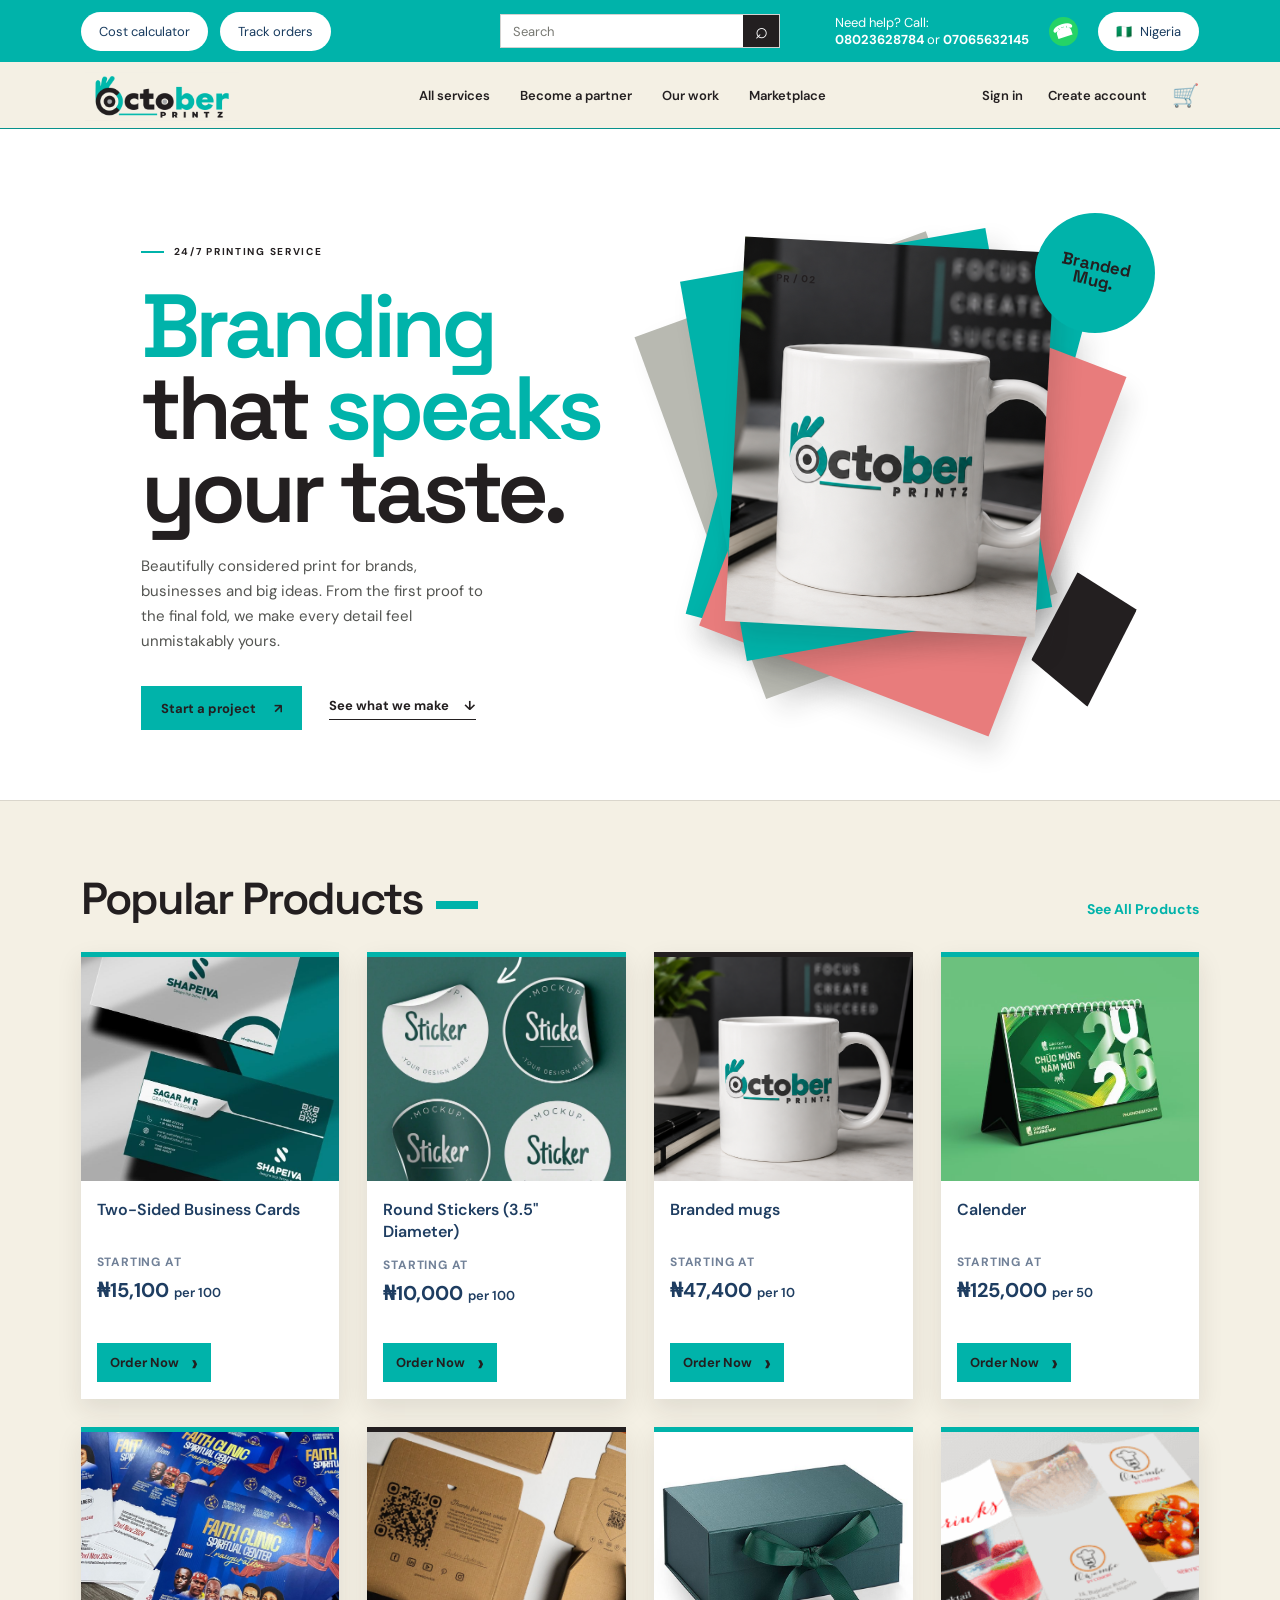
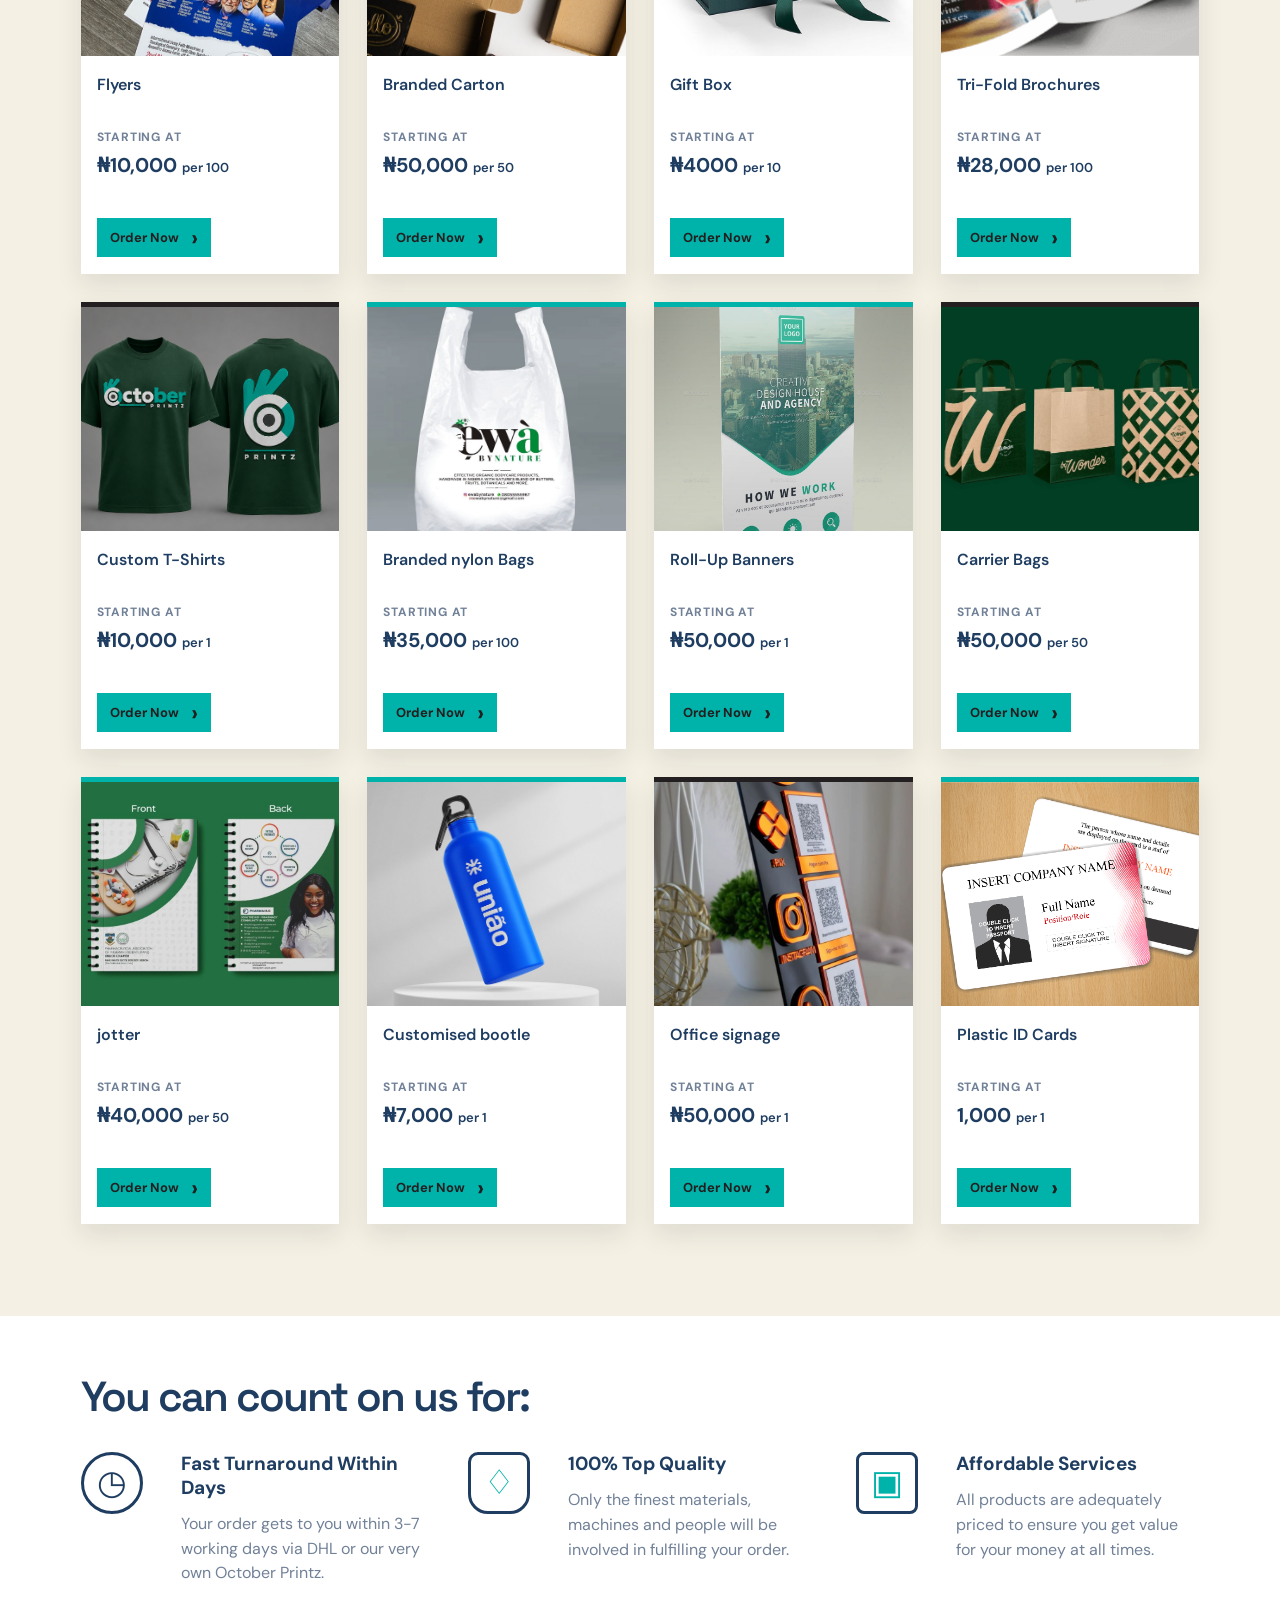
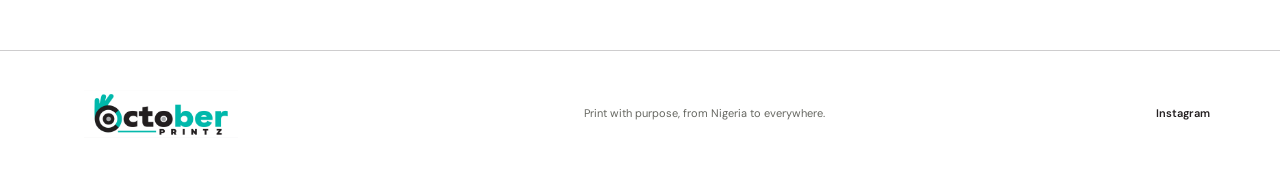
<file: index.html>
<!DOCTYPE html>
<html lang="en">

<head>
    <meta charset="UTF-8">
    <meta name="viewport" content="width=device-width, initial-scale=1.0">
    <link rel="preconnect" href="https://fonts.googleapis.com">
    <link rel="preconnect" href="https://fonts.gstatic.com" crossorigin>
    <link
        href="https://fonts.googleapis.com/css2?family=DM+Sans:wght@400;500;600;700&family=Space+Grotesk:wght@500;600;700&display=swap"
        rel="stylesheet">
    <link rel="stylesheet" href="style.css">
    <style>.utility-nav { gap: 12px; }.utility-nav a { border: 1px solid #d2d2d0; border-radius: 24px; padding: 10px 17px; }</style>
    <style>.site-header,.header-top,.header-bottom { background: #00b3aa; color: #fff; }.site-header a,.header-contact a { color: #fff; }.utility-nav a,.country-pill { border-color: rgba(255,255,255,.7); background: #fff; color: #183b5f; }.header-bottom { background: #f4f0e4; color: #231f20; }.header-bottom a { color: #231f20; }.main-nav a:hover { color: #00b3aa; }.brand { background: transparent; padding: 9px 14px; }</style>
    <title> -  Branding that speaks your taste</title>
</head>

<body>
    <header class="site-header">
        <div class="header-top">
                <nav class="utility-nav" aria-label="Utility navigation"><a href="cost calculator/cost.html">Cost calculator</a><a
                    href="track order/track.html">Track orders</a></nav>
            <form class="site-search" role="search">
                <label class="visually-hidden" for="site-search-input">Search this page</label>
                <input id="site-search-input" type="search" placeholder="Search" autocomplete="off">
                <button type="submit" aria-label="Submit search">⌕</button>
            </form>
            <div class="header-contact"><span>Need help? Call:<br><a href="tel:08023628784">08023628784</a> or <a
                        href="tel:07065632145">07065632145</a></span><a class="whatsapp"
                    href="https://wa.me/2348023628784" aria-label="Chat on WhatsApp"><span
                        aria-hidden="true">☎</span></a><span class="country-pill"><span aria-hidden="true">🇳🇬</span>
                    Nigeria</span></div>
        </div>
        <div class="header-bottom">
            <a class="brand" href="#top" aria-label="October Printz home"><img class="header-logo"
                    src="october_printz_logo_transparent.png" alt="October Printz"></a>
            <nav class="main-nav" aria-label="Main navigation"><a href="products.html">All services</a><a
                    href="#about">Become a partner</a><a href="#work">Our work</a><a href="#quote">Marketplace</a></nav>
                <div class="account-actions"><a class="sign-in" href="#quote">Sign in</a><a href="#quote">Create
                    account</a><a class="cart" href="cart.html" aria-label="Shopping cart">🛒</a></div>

        </div>
    </header>
    <main id="top">
        <section class="hero">
            <div class="hero-copy">
                <p class="eyebrow"><span></span> 24/7 printing Service </p>
                <h1><em>Branding</em> that <em>speaks</em> your taste.</h1>
                <p class="hero-intro">Beautifully considered print for brands, businesses and big ideas. From the first
                    proof to the final fold, we make every detail feel unmistakably yours.</p>
                <div class="hero-actions"><a class="button button-coral" href="project.html">Start a project <span
                            aria-hidden="true">↗</span></a><a class="text-link" href="studio_with_images.html">See what we make
                        <span aria-hidden="true">↓</span></a></div>
            </div>
            <div class="hero-art" aria-label="A stack of colorful printed paper samples">
                <div class="sun-stamp" aria-live="polite"><strong class="circle-message">Branded<br>T Shirt.</strong></div>
                <div class="paper paper-far-back"></div>
                <div class="paper paper-back"></div>
                <div class="paper paper-far-mid"></div>
                <div class="paper paper-mid"></div><button class="paper paper-front" type="button"
                    aria-label="Show another print design" data-design="0"><b>PR / 01</b></button>
                <div class="ink-shape"></div>
            </div>
        </section>
        <section class="products-section" id="work">
            <div class="products-heading">
                <h2>Popular Products</h2>
                <a class="products-link" href="products.html" target="_blank" rel="noopener">See All Products</a>
            </div> 
            <div class="product-grid">
                <article class="product-card"><img src="images/buisness card.jpg" alt="Two-sided business cards"><div class="product-info"><h3>Two-Sided Business Cards</h3><p class="starting">Starting at</p><strong>₦15,100 <small>per 100</small></strong><a href="#quote">Order Now <span>›</span></a></div></article>
                <article class="product-card"><img src="sticke.jpg"><div class="product-info"><h3>Round Stickers (3.5&quot; Diameter)</h3><p class="starting">Starting at</p><strong>₦10,000 <small>per 100</small></strong><a href="#quote">Order Now <span>›</span></a></div></article>
                <article class="product-card"><img src="c66749a1-6100-46e8-b5e4-2307f6904f64.png" alt="Printed ceramic mug"><div class="product-info"><h3>Branded mugs</h3><p class="starting">Starting at</p><strong>₦47,400 <small>per 10</small></strong><a href="#quote">Order Now <span>›</span></a></div></article>
                <article class="product-card"><img src="can.jpg" alt="Printed postcards"><div class="product-info"><h3>Calender</h3><p class="starting">Starting at</p><strong>₦125,000 <small>per 50</small></strong><a href="#quote">Order Now <span>›</span></a></div></article>
                <article class="product-card"><img src="im3.jpg" alt="Printed flyers"><div class="product-info"><h3>Flyers</h3><p class="starting">Starting at</p><strong>₦10,000 <small>per 100</small></strong><a href="#quote">Order Now <span>›</span></a></div></article>
                <article class="product-card"><img src="im4.jpg" alt="Custom packaging box"><div class="product-info"><h3>Branded Carton</h3><p class="starting">Starting at</p><strong>₦50,000 <small>per 50</small></strong><a href="#quote">Order Now <span>›</span></a></div></article>
                <article class="product-card"><img src="girt.jpg" alt="Printed branded material"><div class="product-info"><h3>Gift Box</h3><p class="starting">Starting at</p><strong>₦4000 <small>per 10</small></strong><a href="#quote">Order Now <span>›</span></a></div></article>
                <article class="product-card"><img src="images/trifold-brochure-printing.png" alt="Tri-fold brochures"><div class="product-info"><h3>Tri-Fold Brochures</h3><p class="starting">Starting at</p><strong>₦28,000 <small>per 100</small></strong><a href="#quote">Order Now <span>›</span></a></div></article>
                <article class="product-card"><img src="images/tshirt.png" alt="Printed t-shirt"><div class="product-info"><h3>Custom T-Shirts</h3><p class="starting">Starting at</p><strong>₦10,000 <small>per 1</small></strong><a href="#quote">Order Now <span>›</span></a></div></article>
                <article class="product-card"><img src="im7.jpg" alt="Branded paper bags"><div class="product-info"><h3>Branded nylon Bags</h3><p class="starting">Starting at</p><strong>₦35,000 <small>per 100</small></strong><a href="#quote">Order Now <span>›</span></a></div></article>
                <article class="product-card"><img src="im6.jpg" alt="Large roll-up banner"><div class="product-info"><h3>Roll-Up Banners</h3><p class="starting">Starting at</p><strong>₦50,000 <small>per 1</small></strong><a href="#quote">Order Now <span>›</span></a></div></article>
                <article class="product-card"><img src="im5.jpg" alt="Branded shopping bag"><div class="product-info"><h3>Carrier Bags</h3><p class="starting">Starting at</p><strong>₦50,000 <small>per 50</small></strong><a href="#quote">Order Now <span>›</span></a></div></article>
                <article class="product-card"><img src="book.jpg" alt="jotter"><div class="product-info"><h3>jotter</h3><p class="starting">Starting at</p><strong>₦40,000 <small>per 50</small></strong><a href="#quote">Order Now <span>›</span></a></div></article>
                <article class="product-card"><img src="bootle.jpg" alt="Custom bootle"><div class="product-info"><h3>Customised bootle</h3><p class="starting">Starting at</p><strong>₦7,000 <small>per 1</small></strong><a href="#quote">Order Now <span>›</span></a></div></article>
                <article class="product-card"><img src="baord.jpg" alt="Sign board"><div class="product-info"><h3>Office signage</h3><p class="starting">Starting at</p><strong>₦50,000 <small>per 1</small></strong><a href="#quote">Order Now <span>›</span></a></div></article>
                <article class="product-card"><img src="images/buisness card.png" alt="Plastic ID cards"><div class="product-info"><h3>Plastic ID Cards</h3><p class="starting">Starting at</p><strong>1,000 <small>per 1</small></strong><a href="#quote">Order Now <span>›</span></a></div></article>
            </div>
        </section>
        <section class="trust-section" id="quote">
            <div class="trust-inner">
                <h2>You can count on us for:</h2>
                <div class="trust-grid">
                    <article class="trust-item">
                        <span class="trust-icon" aria-hidden="true">◷</span>
                        <div><h3>Fast Turnaround Within Days</h3><p>Your order gets to you within 3-7 working days via DHL or our very own October Printz.</p></div>
                    </article>
                    <article class="trust-item">
                        <span class="trust-icon" aria-hidden="true">♢</span>
                        <div><h3>100% Top Quality</h3><p>Only the finest materials, machines and people will be involved in fulfilling your order.</p></div>
                    </article>
                    <article class="trust-item">
                        <span class="trust-icon" aria-hidden="true">▣</span>
                        <div><h3>Affordable Services</h3><p>All products are adequately priced to ensure you get value for your money at all times.</p></div>
                    </article>
                </div>
            </div>
        </section>
    </main>
    <footer class="site-footer"><a class="brand" href="#top" aria-label="October Printz home"><img class="footer-logo"
                src="october_printz_logo_transparent.png" alt="October Printz"></a>
        <p>Print with purpose, from Nigeria to everywhere.</p>
        <div class="socials"><a href="https://www.instagram.com/octoberprintz?stkn=anRocDFudTVvczE5">Instagram</a></div>
    </footer>
    <script>
        const searchForm = document.querySelector('.site-search');
        const searchInput = document.querySelector('#site-search-input');
        const searchableContent = document.querySelectorAll('main h1, main h2, main h3, main p, main a, main strong, main small, main img, footer p, footer a');

        searchForm.addEventListener('submit', (event) => {
            event.preventDefault();
            searchableContent.forEach((element) => element.classList.remove('search-highlight'));
            const query = searchInput.value.trim().toLowerCase();
            if (!query) return;

            const matches = [...searchableContent].filter((element) => {
                const text = `${element.textContent} ${element.alt || ''}`.toLowerCase();
                return text.includes(query);
            });
            matches.forEach((element) => element.classList.add('search-highlight'));
            if (matches.length) {
                matches[0].scrollIntoView({ behavior: 'smooth', block: 'center' });
            }
        });

        const paperDesigns = [
            { message: 'Branded <br> T Shirt.', number: 'PR / 01', image: "url('98ef828a-61c5-49f1-88d8-92e7bb5e4996.png')" },
            { message: 'Branded <br> Mug.', number: 'PR / 02', image: "url('c66749a1-6100-46e8-b5e4-2307f6904f64.png')" },
            { message: 'Branded <br> Throw Pillow.', number: 'PR / 03', image: "url('c6422756-b7ad-48ca-b2c5-bcf03a3d27ab.png')" },
            { message: 'Corporate<br>Folder.', number: 'PR / 04', image: "url('booki.jpg')" },
            { message: 'Annual Report<br>Publishing.', number: 'PR / 05', image: "url('pub.jpg')" }
        ];
        const paperFront = document.querySelector('.paper-front');
        const circleMessage = document.querySelector('.circle-message');
        const paperNumber = paperFront.querySelector('b');

        const showDesign = (designIndex) => {
            const design = paperDesigns[designIndex];
            paperFront.dataset.design = designIndex;
            paperFront.style.backgroundImage = design.image;
            circleMessage.innerHTML = design.message;
            paperNumber.textContent = design.number;
        };

        showDesign(Number(paperFront.dataset.design));

        paperFront.addEventListener('click', () => {
            const nextDesign = (Number(paperFront.dataset.design) + 1) % paperDesigns.length;
            showDesign(nextDesign);
        });

        let rotationTimer;
        const startRotation = () => {
            clearInterval(rotationTimer);
            rotationTimer = setInterval(() => {
                const nextDesign = (Number(paperFront.dataset.design) + 1) % paperDesigns.length;
                showDesign(nextDesign);
            }, 2000);
        };
        paperFront.addEventListener('mouseenter', () => clearInterval(rotationTimer));
        paperFront.addEventListener('mouseleave', startRotation);
        paperFront.addEventListener('focus', () => clearInterval(rotationTimer));
        paperFront.addEventListener('blur', startRotation);
        startRotation();

        document.querySelectorAll('.product-card').forEach((card) => {
            const orderLink = card.querySelector('.product-info > a');
            const image = card.querySelector('img');
            const name = card.querySelector('h3');
            const price = card.querySelector('strong');
            if (!orderLink || !image || !name || !price) return;
            const nameValue = name.textContent.trim();
            const imageValue = image.getAttribute('src') || '';
            const priceValue = price.textContent.replace(/[^0-9]/g, '');
            orderLink.href = `product.html?product=${encodeURIComponent(nameValue)}&name=${encodeURIComponent(nameValue)}&image=${encodeURIComponent(imageValue)}&price=${encodeURIComponent(priceValue)}`;
        });
    </script>
</body>

</html>
</file>
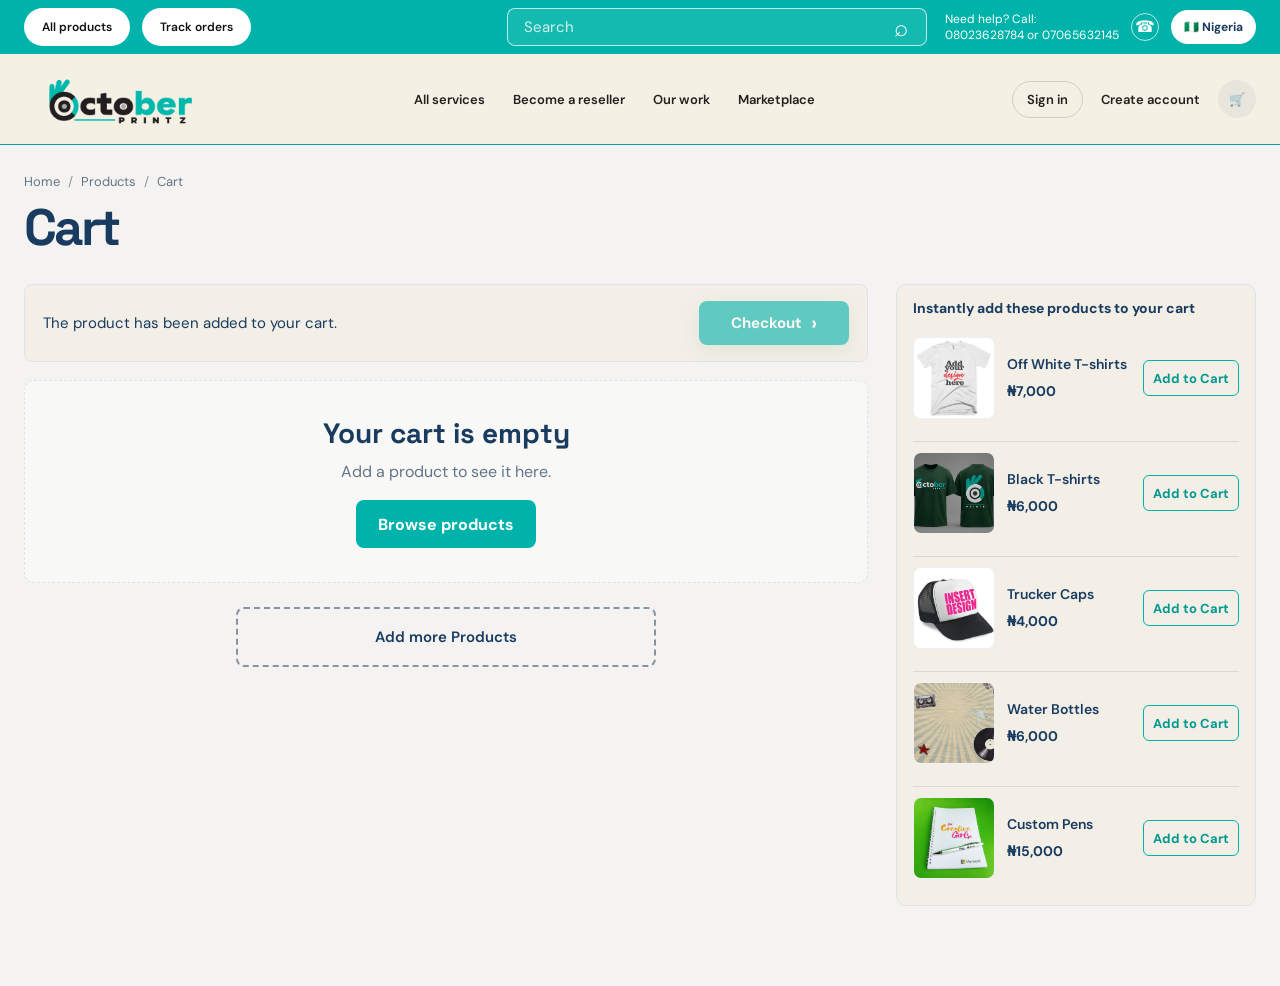
<file: cart.html>
<!DOCTYPE html>
<html lang="en">
<head>
    <meta charset="UTF-8">
    <meta name="viewport" content="width=device-width, initial-scale=1.0">
    <link rel="preconnect" href="https://fonts.googleapis.com">
    <link rel="preconnect" href="https://fonts.gstatic.com" crossorigin>
    <link href="https://fonts.googleapis.com/css2?family=DM+Sans:wght@400;500;600;700&family=Space+Grotesk:wght@500;600;700&display=swap" rel="stylesheet">
    <link rel="stylesheet" href="cart.css">
    <title>Your Cart - October Printz</title>
</head>
<body>
    <header class="site-header">
        <div class="header-top">
            <nav class="utility-nav" aria-label="Utility navigation">
                <a href="products.html">All products</a>
                <a href="track order/track.html">Track orders</a>
            </nav>
            <form class="site-search" role="search">
                <label class="visually-hidden" for="site-search-input">Search this page</label>
                <input id="site-search-input" type="search" placeholder="Search" autocomplete="off">
                <button type="submit" aria-label="Submit search">⌕</button>
            </form>
            <div class="header-contact">
                <span>Need help? Call:<br><a href="tel:08023628784">08023628784</a> or <a href="tel:07065632145">07065632145</a></span>
                <a class="whatsapp" href="https://wa.me/2348023628784" aria-label="Chat on WhatsApp"><span aria-hidden="true">☎</span></a>
                <span class="country-pill"><span aria-hidden="true">🇳🇬</span> Nigeria</span>
            </div>
        </div>
        <div class="header-bottom">
            <a class="brand" href="index.html" aria-label="October Printz home"><img class="header-logo" src="october_printz_logo_transparent.png" alt="October Printz"></a>
            <nav class="main-nav" aria-label="Main navigation">
                <a href="products.html">All services</a>
                <a href="project.html">Become a reseller</a>
                <a href="index.html#work">Our work</a>
                <a href="index.html#quote">Marketplace</a>
            </nav>
            <div class="account-actions">
                <a class="sign-in" href="index.html#quote">Sign in</a>
                <a href="index.html#quote">Create account</a>
                <a class="cart" href="cart.html" aria-label="Shopping cart">🛒</a>
            </div>
        </div>
    </header>

    <main class="cart-page">
        <div class="breadcrumbs"><a href="index.html">Home</a><span>/</span><a href="products.html">Products</a><span>/</span> Cart</div>
        <h1>Cart</h1>

        <div class="cart-shell">
            <section class="cart-main">
                <div class="cart-banner">
                    <p id="cartBannerText">The product has been added to your cart.</p>
                    <a href="payment.html" class="checkout-btn">Checkout <span>›</span></a>
                </div>

                <div id="cartItems" class="cart-items"></div>
                <button type="button" class="add-more-btn" onclick="window.location.href='products.html'">Add more Products</button>
            </section>

            <aside class="suggested-panel">
                <div class="suggested-header">Instantly add these products to your cart</div>
                <div id="suggestions" class="suggestions"></div>
            </aside>
        </div>
    </main>

    <script>
        const cartKey = 'octoberPrintzCart';
        const cartItems = document.querySelector('#cartItems');
        const suggestions = document.querySelector('#suggestions');

        const suggestedProducts = [
            { name: 'Off White T-shirts', image: 'images/White-tshirt.png', price: 7000 },
            { name: 'Black T-shirts', image: 'images/tshirt.png', price: 6000 },
            { name: 'Trucker Caps', image: 'coperate/trucker.png', price: 4000 },
            { name: 'Water Bottles', image: 'images/download.png', price: 6000 },
            { name: 'Custom Pens', image: 'coperate/pen.jpg', price: 15000 }
        ];

        const readCart = () => {
            try {
                return JSON.parse(localStorage.getItem(cartKey) || '[]');
            } catch (error) {
                return [];
            }
        };

        const saveCart = (items) => localStorage.setItem(cartKey, JSON.stringify(items));
        const formatMoney = (value) => `₦${Number(value).toLocaleString('en-NG')}`;

        function addItemToCart(item) {
            const cart = readCart();
            const existing = cart.find((entry) => entry.name === item.name);
            if (existing) {
                existing.quantity += 1;
            } else {
                cart.push({
                    name: item.name,
                    image: item.image,
                    price: Number(item.price),
                    quantity: 1,
                    unit: item.unit || 'Custom order'
                });
            }
            saveCart(cart);
            renderCart();
        }

        function renderSuggestions() {
            suggestions.innerHTML = suggestedProducts.map((item) => `
                <div class="suggestion-item">
                    <div class="suggestion-thumb"><img src="${item.image}" alt="${item.name}"></div>
                    <div class="suggestion-info">
                        <h3>${item.name}</h3>
                        <span>${formatMoney(item.price)}</span>
                    </div>
                    <button type="button" class="suggestion-button" data-add="${encodeURIComponent(JSON.stringify(item))}">Add to Cart</button>
                </div>
            `).join('');

            document.querySelectorAll('[data-add]').forEach((button) => {
                button.addEventListener('click', () => {
                    const item = JSON.parse(decodeURIComponent(button.dataset.add));
                    addItemToCart(item);
                });
            });
        }

        function renderCart() {
            const items = readCart();

            if (!items.length) {
                cartItems.innerHTML = `
                    <div class="empty-cart">
                        <h2>Your cart is empty</h2>
                        <p>Add a product to see it here.</p>
                        <a href="products.html">Browse products</a>
                    </div>
                `;
            } else {
                cartItems.innerHTML = items.map((item, index) => `
                    <article class="cart-item">
                        <div class="product-thumb"><img src="${item.image || 'images/buisness card.jpg'}" alt="${item.name}"></div>
                        <div class="product-copy">
                            <h2>${item.name}</h2>
                            <div class="quantity-row">
                                <label>Quantity</label>
                                <select data-qty="${index}">
                                    ${[1,2,3,4,5,6,7,8,9,10].map((value) => `<option value="${value}" ${value === Number(item.quantity) ? 'selected' : ''}>${value}</option>`).join('')}
                                </select>
                            </div>
                            <div class="price-row">
                                <span class="price">${formatMoney(item.price * item.quantity)}</span>
                            </div>
                        </div>
                        <div class="cart-actions">
                            <button type="button" class="delete-btn" data-remove="${index}">Delete</button>
                        </div>
                    </article>
                    <div class="product-specs">
                        <h3>Product Specifications</h3>
                        <div class="spec-grid">
                            <div class="spec-row"><span>Design</span><strong>Custom Upload</strong></div>
                            <div class="spec-row"><span>Paper Thickness</span><strong>300gsm Stock</strong></div>
                            <div class="spec-row"><span>Corners</span><strong>Square Corner</strong></div>
                            <div class="spec-row"><span>Shipping</span><strong>Standard</strong></div>
                        </div>
                    </div>
                `).join('');

                document.querySelectorAll('[data-qty]').forEach((select) => {
                    select.addEventListener('change', () => {
                        const updated = readCart();
                        const index = Number(select.dataset.qty);
                        updated[index].quantity = Math.max(1, Number(select.value) || 1);
                        saveCart(updated);
                        renderCart();
                    });
                });

                document.querySelectorAll('[data-remove]').forEach((button) => {
                    button.addEventListener('click', () => {
                        const updated = readCart();
                        updated.splice(Number(button.dataset.remove), 1);
                        saveCart(updated);
                        renderCart();
                    });
                });
            }

            const total = items.reduce((sum, item) => sum + Number(item.price) * Number(item.quantity), 0);
            document.getElementById('cartBannerText').textContent = items.length ? `${items.length} product${items.length > 1 ? 's' : ''} in your cart` : 'The product has been added to your cart.';
            const checkoutButton = document.querySelector('.checkout-btn');
            if (checkoutButton) {
                checkoutButton.style.opacity = items.length ? '1' : '0.6';
                checkoutButton.setAttribute('aria-disabled', items.length ? 'false' : 'true');
            }
        }

        renderSuggestions();
        renderCart();
    </script>
</body>
</html>
</file>
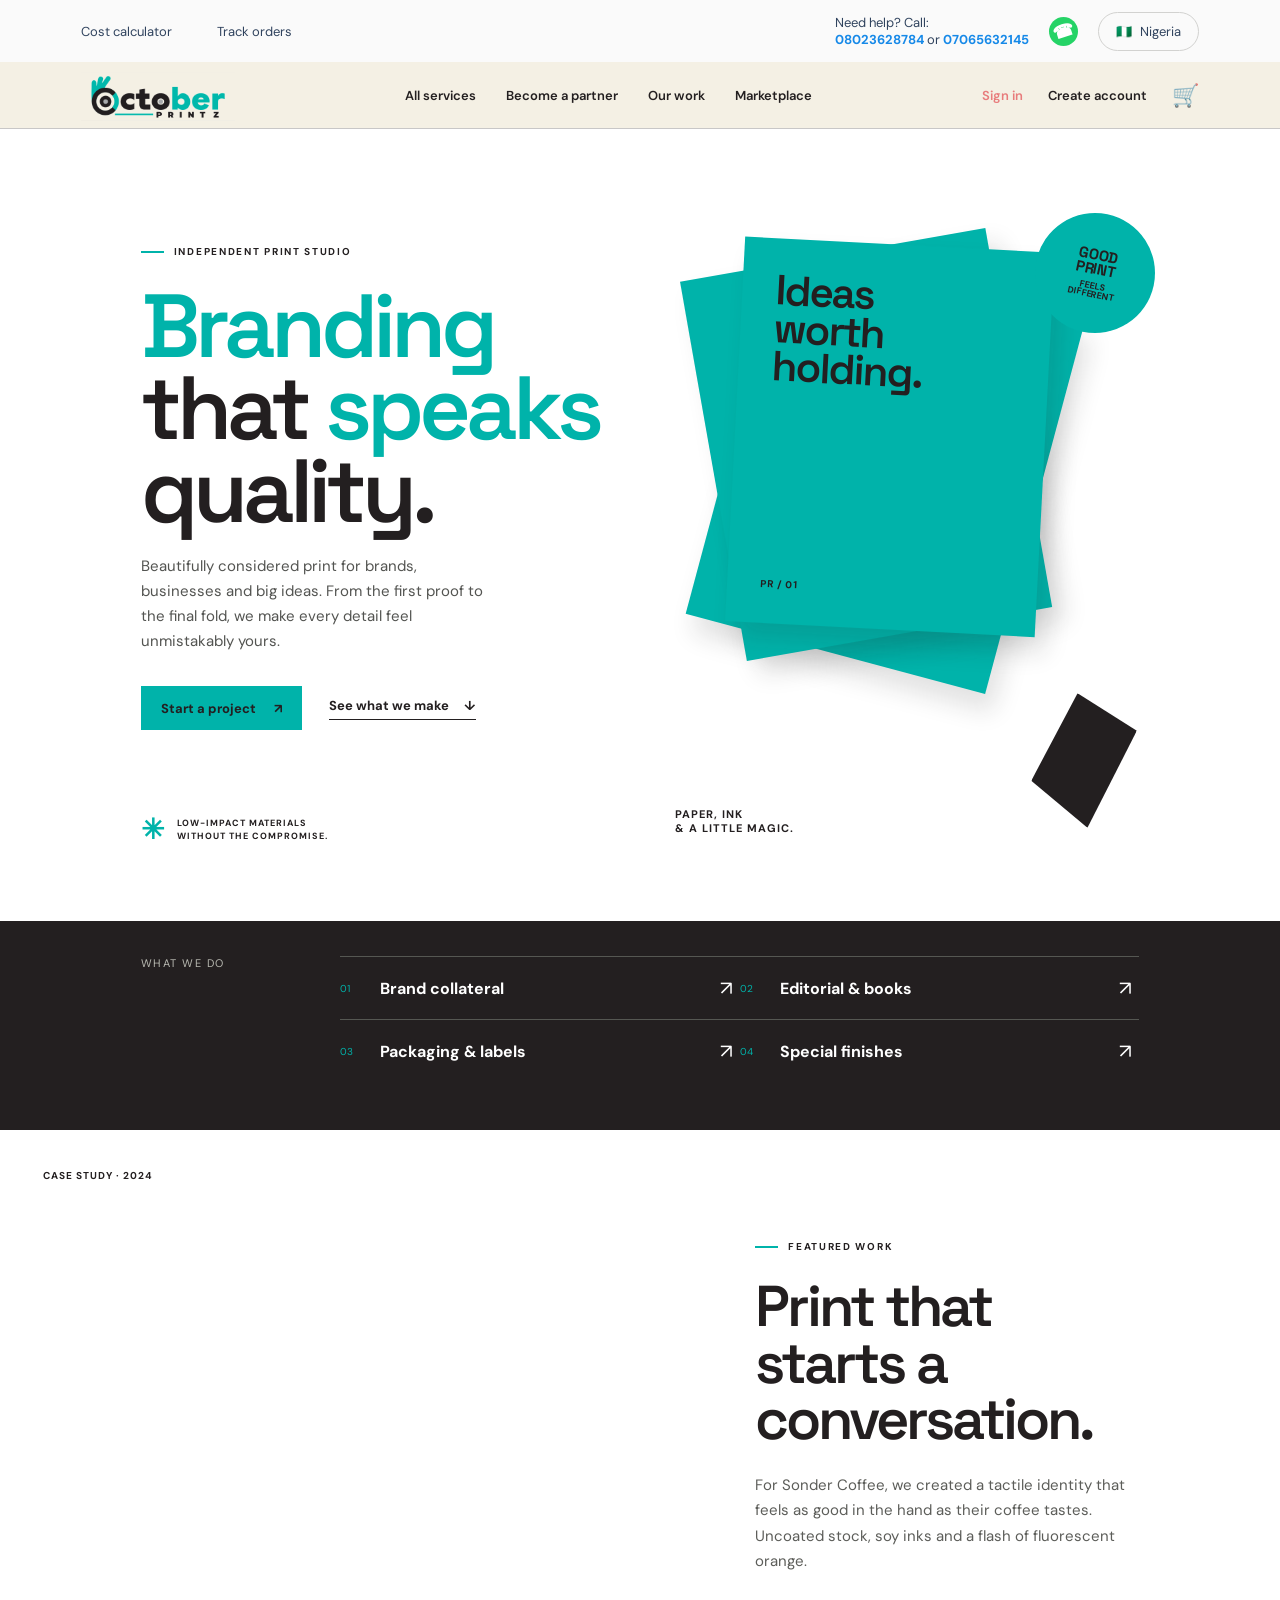
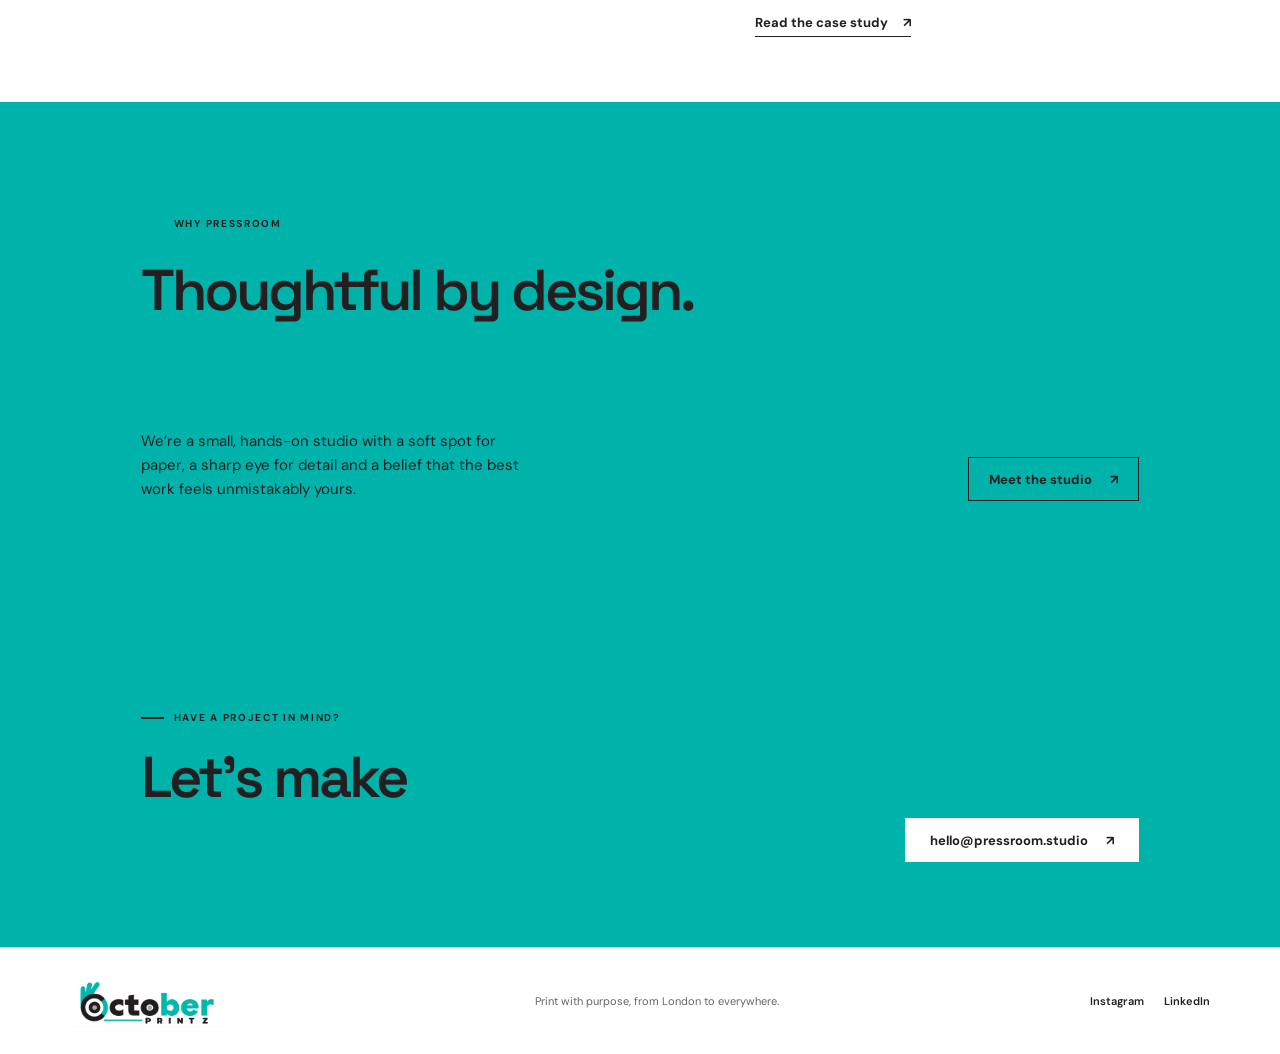
<file: oct.html>
<!DOCTYPE html>
<html lang="en">
<head>
    <meta charset="UTF-8">
    <meta name="viewport" content="width=device-width, initial-scale=1.0">
    <link rel="preconnect" href="https://fonts.googleapis.com">
    <link rel="preconnect" href="https://fonts.gstatic.com" crossorigin>
    <link href="https://fonts.googleapis.com/css2?family=DM+Sans:wght@400;500;600;700&family=Space+Grotesk:wght@500;600;700&display=swap" rel="stylesheet">
    <link rel="stylesheet" href="oct.css">
    <title>October Printz - Branding that speaks quality</title>
</head>
<body>
    <header class="site-header">
        <div class="header-top">
            <nav class="utility-nav" aria-label="Utility navigation"><a href="#quote">Cost calculator</a><a href="#work">Track orders</a></nav>
            <div class="header-contact"><span>Need help? Call:<br><a href="tel:08023628784">08023628784</a> or <a href="tel:07065632145">07065632145</a></span><a class="whatsapp" href="https://wa.me/2348023628784" aria-label="Chat on WhatsApp"><span aria-hidden="true">☎</span></a><span class="country-pill"><span aria-hidden="true">🇳🇬</span> Nigeria</span></div>
        </div>
        <div class="header-bottom">
            <a class="brand" href="#top" aria-label="October Printz home"><img class="header-logo" src="october_printz_logo_transparent.png" alt="October Printz"></a>
            <nav class="main-nav" aria-label="Main navigation"><a href="#services">All services</a><a href="#about">Become a partner</a><a href="#work">Our work</a><a href="#quote">Marketplace</a></nav>
            <div class="account-actions"><a class="sign-in" href="#quote">Sign in</a><a href="#quote">Create account</a><a class="cart" href="#quote" aria-label="Shopping cart">🛒</a></div>
            <button class="menu-button" aria-label="Open menu">☰</button>
        </div>
    </header>
    <main id="top">
        <section class="hero"><div class="hero-copy"><p class="eyebrow"><span></span> Independent print studio</p><h1><em>Branding</em> that <em>speaks</em> quality.</h1><p class="hero-intro">Beautifully considered print for brands, businesses and big ideas. From the first proof to the final fold, we make every detail feel unmistakably yours.</p><div class="hero-actions"><a class="button button-coral" href="#quote">Start a project <span aria-hidden="true">↗</span></a><a class="text-link" href="#work">See what we make <span aria-hidden="true">↓</span></a></div><div class="hero-note"><span class="star">✳</span><span>Low-impact materials<br>without the compromise.</span></div></div><div class="hero-art" aria-label="A stack of colorful printed paper samples"><div class="sun-stamp">GOOD<br>PRINT<br><small>FEELS<br>DIFFERENT</small></div><div class="paper paper-back"></div><div class="paper paper-mid"></div><button class="paper paper-front" type="button" aria-label="Show another print design" data-design="0"><span class="paper-message">Ideas<br>worth<br>holding.</span><b>PR / 01</b></button><div class="ink-shape"></div><p class="art-caption">Paper, ink<br>&amp; a little magic.</p></div></section>
        <section class="service-strip" id="services"><div class="section-label">What we do</div><div class="service-list"><a href="#quote"><span>01</span><strong>Brand collateral</strong><b>↗</b></a><a href="#quote"><span>02</span><strong>Editorial &amp; books</strong><b>↗</b></a><a href="#quote"><span>03</span><strong>Packaging &amp; labels</strong><b>↗</b></a><a href="#quote"><span>04</span><strong>Special finishes</strong><b>↗</b></a></div></section>
        <section class="feature" id="work"><div class="feature-image"><div class="image-tag">Case study · 2024</div></div><div class="feature-copy"><p class="eyebrow"><span></span> Featured work</p><h2>Print that starts a conversation.</h2><p>For Sonder Coffee, we created a tactile identity that feels as good in the hand as their coffee tastes. Uncoated stock, soy inks and a flash of fluorescent orange.</p><a class="text-link" href="#quote">Read the case study <span aria-hidden="true">↗</span></a></div></section>
        <section class="about" id="about"><p class="eyebrow"><span></span> Why Pressroom</p><h2>Thoughtful by design.<br><em>Brilliant by hand.</em></h2><div class="about-bottom"><p>We’re a small, hands-on studio with a soft spot for paper, a sharp eye for detail and a belief that the best work feels unmistakably yours.</p><a class="button button-outline" href="#quote">Meet the studio <span aria-hidden="true">↗</span></a></div></section>
        <section class="quote-section" id="quote"><div><p class="eyebrow light"><span></span> Have a project in mind?</p><h2>Let’s make<br><em>something real.</em></h2></div><a class="button button-paper" href="mailto:hello@pressroom.studio">hello@pressroom.studio <span aria-hidden="true">↗</span></a></section>
    </main>
    <footer class="site-footer"><a class="brand" href="#top" aria-label="October Printz home"><img class="footer-logo" src="october_printz_logo_transparent.png" alt="October Printz"></a><p>Print with purpose, from London to everywhere.</p><div class="socials"><a href="#top">Instagram</a><a href="#top">LinkedIn</a></div></footer>
    <script>
        const paperDesigns = [
            { message: 'T Shirt <br> Mockup.', number: 'PR / 01', image: "url('98ef828a-61c5-49f1-88d8-92e7bb5e4996.png')" },
            { message: 'Cup <br> Mockup.', number: 'PR / 02', image: "url('c66749a1-6100-46e8-b5e4-2307f6904f64.png')" },
            { message: 'Pillow <br> Mockup.', number: 'PR / 03', image: "url('c6422756-b7ad-48ca-b2c5-bcf03a3d27ab.png')" },
            { message: 'Shape<br>your<br>story.', number: 'PR / 04', image: "url('https://images.unsplash.com/photo-1517841905240-472988babdf9?auto=format&fit=crop&w=700&q=85')" },
            { message: 'Made<br>to be<br>seen.', number: 'PR / 05', image: "url('https://images.unsplash.com/photo-1543002588-bfa74002ed7e?auto=format&fit=crop&w=700&q=85')" }
        ];
        const paperFront = document.querySelector('.paper-front');
        const paperMessage = document.querySelector('.paper-message');
        const paperNumber = paperFront.querySelector('b');

        paperFront.addEventListener('click', () => {
            const nextDesign = (Number(paperFront.dataset.design) + 1) % paperDesigns.length;
            const design = paperDesigns[nextDesign];
            paperFront.dataset.design = nextDesign;
            paperFront.style.backgroundImage = design.image;
            paperMessage.innerHTML = design.message;
            paperNumber.textContent = design.number;
        });
    </script>
</body>
</html>
</file>
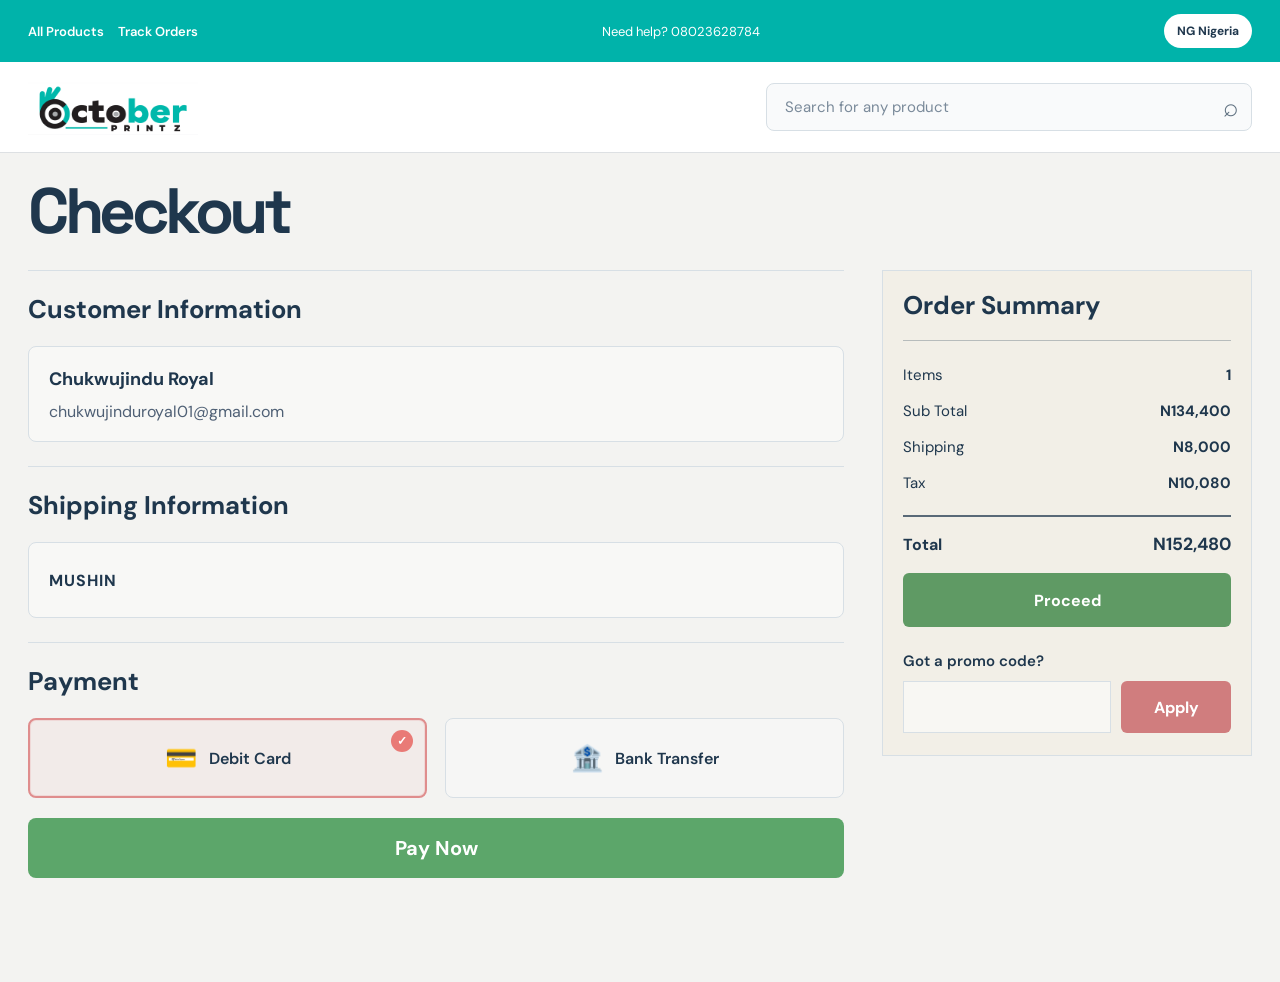
<file: payment.html>
<!DOCTYPE html>
<html lang="en">
<head>
  <meta charset="UTF-8" />
  <meta name="viewport" content="width=device-width, initial-scale=1.0" />
  <link rel="preconnect" href="https://fonts.googleapis.com">
  <link rel="preconnect" href="https://fonts.gstatic.com" crossorigin>
  <link href="https://fonts.googleapis.com/css2?family=DM+Sans:wght@400;500;600;700&family=Space+Grotesk:wght@500;600;700&display=swap" rel="stylesheet">
  <link rel="stylesheet" href="payment.css" />
  <title>Checkout - October Printz</title>
</head>
<body>
  <header class="site-header">
    <div class="utility-bar">
      <nav>
        <a href="products.html">All Products</a>
        <a href="track order/track.html">Track Orders</a>
      </nav>
      <span class="top-help">Need help? <a href="tel:08023628784">08023628784</a></span>
      <span class="country-pill">NG Nigeria</span>
    </div>

    <div class="main-bar">
      <a class="logo" href="index.html" aria-label="October Printz home">
        <img src="october_printz_logo_transparent.png" alt="October Printz" />
      </a>
      <div class="top-search-wrap">
        <input type="search" placeholder="Search for any product" aria-label="Search for any product" />
        <span class="search-icon">⌕</span>
      </div>
    </div>
  </header>

  <main class="checkout-page">
    <h1>Checkout</h1>

    <div class="checkout-layout">
      <section class="checkout-form-panel">
        <div class="section-block">
          <h2>Customer Information</h2>
          <div class="customer-card">
            <div class="customer-name">Chukwujindu Royal</div>
            <div class="customer-email">chukwujinduroyal01@gmail.com</div>
          </div>
        </div>

        <div class="section-block">
          <h2>Shipping Information</h2>

          <div class="shipping-location-box" aria-live="polite">
            <span>MUSHIN</span>
          </div>
        </div>

        <div class="section-block payment-section">
          <h2>Payment</h2>

          <div class="payment-options" role="group" aria-label="Payment method">
            <button type="button" class="payment-option active" data-method="debit" aria-pressed="true">
              <span class="payment-icon">💳</span>
              <span>Debit Card</span>
            </button>
            <button type="button" class="payment-option" data-method="bank" aria-pressed="false">
              <span class="payment-icon">🏦</span>
              <span>Bank Transfer</span>
            </button>
          </div>

          <button type="button" class="pay-now-button">Pay Now</button>
        </div>
      </section>

      <aside class="summary-panel">
        <h3>Order Summary</h3>

        <div class="summary-list">
          <div class="summary-row">
            <span>Items</span>
            <strong>1</strong>
          </div>
          <div class="summary-row">
            <span>Sub Total</span>
            <strong>N134,400</strong>
          </div>
          <div class="summary-row">
            <span>Shipping</span>
            <strong>N8,000</strong>
          </div>
          <div class="summary-row">
            <span>Tax</span>
            <strong>N10,080</strong>
          </div>
        </div>

        <div class="total-row">
          <span>Total</span>
          <strong>N152,480</strong>
        </div>

        <button type="button" class="proceed-button">Proceed</button>

        <div class="promo-block">
          <label for="promoCode">Got a promo code?</label>
          <div class="promo-input-row">
            <input id="promoCode" type="text" />
            <button type="button">Apply</button>
          </div>
        </div>
      </aside>
    </div>
  </main>

  <script>
    const paymentOptions = document.querySelectorAll('.payment-option');
    paymentOptions.forEach((option) => {
      option.addEventListener('click', () => {
        paymentOptions.forEach((item) => {
          const isActive = item === option;
          item.classList.toggle('active', isActive);
          item.setAttribute('aria-pressed', String(isActive));
        });
      });
    });

    const proceedButton = document.querySelector('.proceed-button');
    const paymentSection = document.querySelector('.payment-section');

    if (proceedButton && paymentSection) {
      proceedButton.addEventListener('click', () => {
        paymentSection.scrollIntoView({ behavior: 'smooth', block: 'start' });
        paymentSection.classList.add('visible');
      });
    }
  </script>
</body>
</html>
</file>
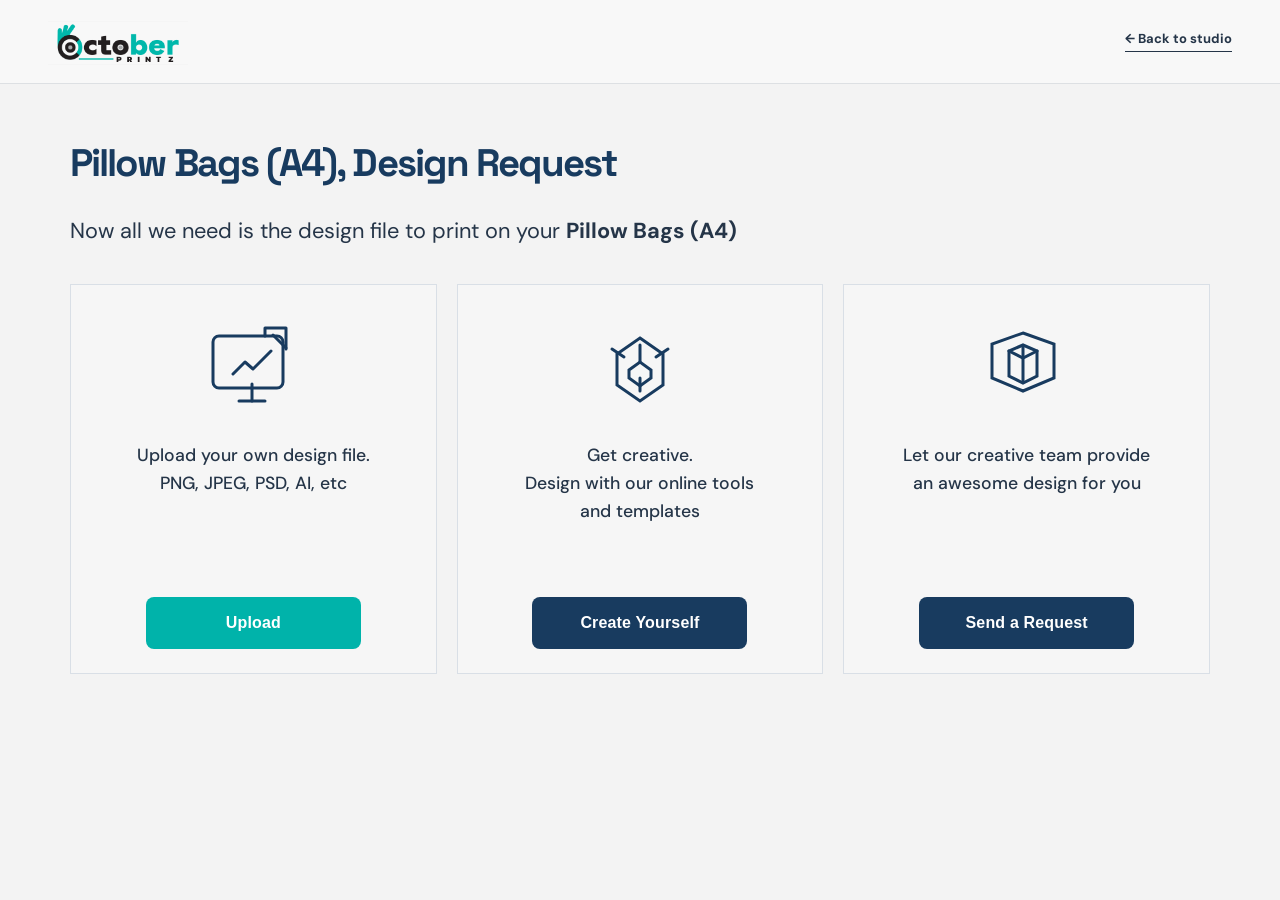
<file: project.html>
<!DOCTYPE html>
<html lang="en">
<head>
  <meta charset="UTF-8" />
  <meta name="viewport" content="width=device-width, initial-scale=1.0" />
  <link rel="preconnect" href="https://fonts.googleapis.com">
  <link rel="preconnect" href="https://fonts.gstatic.com" crossorigin>
  <link href="https://fonts.googleapis.com/css2?family=DM+Sans:wght@400;500;600;700&family=Space+Grotesk:wght@500;600;700&display=swap" rel="stylesheet">
  <title>Design Request - October Printz</title>
  <style>
    :root {
      --bg: #f3f3f3;
      --line: #d9dfe6;
      --text: #253548;
      --muted: #576679;
      --blue: #183b5f;
      --blue-soft: #dfeaf7;
      --button: #183b5f;
      --button-2: #00b3aa;
      --button-text: #ffffff;
    }

    * { box-sizing: border-box; }
    body {
      margin: 0;
      background: var(--bg);
      color: var(--text);
      font-family: 'DM Sans', sans-serif;
    }

    a { text-decoration: none; }

    .project-header {
      display: flex;
      justify-content: space-between;
      align-items: center;
      padding: 18px 48px;
      background: #f8f8f8;
      border-bottom: 1px solid rgba(28, 53, 79, 0.12);
    }

    .brand img {
      width: 140px;
      display: block;
    }

    .back-link {
      color: var(--text);
      font-weight: 700;
      font-size: 13px;
      border-bottom: 1px solid var(--text);
      padding-bottom: 4px;
    }

    .request-page {
      max-width: 1200px;
      margin: 0 auto;
      padding: 36px 30px 80px;
    }

    .request-box {
      padding-top: 18px;
    }

    h1 {
      margin: 0;
      font-family: 'Space Grotesk', sans-serif;
      font-weight: 700;
      font-size: clamp(2.2rem, 3vw, 4rem);
      letter-spacing: -0.05em;
      color: var(--blue);
    }

    .request-subtitle {
      font-size: clamp(1.2rem, 1.7vw, 2.2rem);
      line-height: 1.45;
      margin: 28px 0 38px;
      color: var(--text);
      max-width: 960px;
    }

    .request-subtitle span {
      font-weight: 700;
    }

    .option-grid {
      display: grid;
      grid-template-columns: repeat(3, minmax(0, 1fr));
      gap: 20px;
      margin-top: 12px;
    }

    .option-card {
      background: rgba(255, 255, 255, 0.25);
      border: 1px solid var(--line);
      min-height: 390px;
      padding: 28px 32px 24px;
      display: flex;
      flex-direction: column;
      align-items: center;
      justify-content: center;
      text-align: center;
    }

    .option-icon {
      width: 130px;
      height: 110px;
      display: grid;
      place-items: center;
      margin-bottom: 18px;
      color: var(--blue);
    }

    .option-card h3 {
      margin: 0;
      color: var(--text);
      font-size: 1.1rem;
      line-height: 1.6;
      font-weight: 500;
      max-width: 260px;
    }

    .option-card button,
    .option-card a {
      margin-top: auto;
      width: 100%;
      max-width: 215px;
      border: none;
      border-radius: 8px;
      padding: 17px 20px;
      font-weight: 700;
      letter-spacing: 0.01em;
      cursor: pointer;
      font-size: 1rem;
      transition: transform 0.2s ease;
    }

    .option-card button:hover,
    .option-card a:hover {
      transform: translateY(-2px);
    }

    .option-card.primary button,
    .option-card.primary a {
      background: var(--button-2);
      color: var(--button-text);
    }

    .option-card.secondary button,
    .option-card.secondary a {
      background: var(--button);
      color: var(--button-text);
    }

    .option-card.ghost button,
    .option-card.ghost a {
      background: var(--button);
      color: var(--button-text);
    }

    .upload-modal {
      position: fixed;
      inset: 0;
      background: rgba(16, 25, 30, 0.32);
      display: grid;
      place-items: center;
      padding: 20px;
      z-index: 50;
    }

    .upload-modal.hidden {
      display: none;
    }

    .upload-panel {
      width: min(90vw, 1080px);
      background: #f1f1f1;
      border: 1px solid var(--line);
      padding: 26px 28px 20px;
      box-shadow: 0 24px 60px rgba(18, 26, 33, 0.18);
    }

    .upload-header {
      display: flex;
      align-items: center;
      justify-content: space-between;
      margin-bottom: 12px;
      gap: 18px;
    }

    .upload-header h2 {
      margin: 0;
      font-family: 'Space Grotesk', sans-serif;
      font-size: clamp(1.8rem, 2vw, 3rem);
      letter-spacing: -0.04em;
      color: var(--text);
    }

    .close-upload {
      width: 38px;
      height: 38px;
      border-radius: 50%;
      border: 1px solid rgba(29, 61, 94, 0.35);
      background: #fff;
      font-size: 1.6rem;
      color: var(--text);
      cursor: pointer;
    }

    .upload-dropzone {
      display: flex;
      flex-direction: column;
      align-items: center;
      justify-content: center;
      gap: 18px;
      min-height: 260px;
      padding: 28px;
      border: 2px dashed rgba(29, 61, 94, 0.45);
      background: rgba(255, 255, 255, 0.22);
      cursor: pointer;
      text-align: center;
      color: var(--text);
    }

    .file-icon {
      width: 90px;
      height: 90px;
      display: grid;
      place-items: center;
      color: var(--blue);
    }

    .dropzone-copy {
      display: flex;
      flex-direction: column;
      align-items: center;
      gap: 8px;
      font-size: clamp(1.1rem, 1.5vw, 1.8rem);
      line-height: 1.5;
      color: var(--text);
    }

    .dropzone-copy em {
      font-style: normal;
      color: #00b3aa;
      font-weight: 700;
    }

    .selected-file {
      margin-top: 16px;
      font-size: 1rem;
      color: var(--blue);
      font-weight: 700;
    }

    .selected-file.hidden {
      display: none;
    }

    .upload-confirm {
      margin-top: 18px;
      width: 100%;
      border: none;
      background: #d9a4a3;
      color: #fff;
      font-weight: 700;
      font-size: 1.05rem;
      padding: 16px 20px;
      cursor: pointer;
    }

    @media (max-width: 860px) {
      .option-grid {
        grid-template-columns: 1fr;
      }

      .project-header {
        padding: 18px 20px;
      }

      .request-page {
        padding: 24px 18px 60px;
      }
    }
  </style>
</head>
<body>
  <header class="project-header">
    <a class="brand" href="index.html"><img src="october_printz_logo_transparent.png" alt="October Printz"></a>
    <a class="back-link" href="index.html">← Back to studio</a>
  </header>

  <div class="upload-modal hidden" id="uploadModal" aria-modal="true" role="dialog" aria-labelledby="uploadTitle">
    <div class="upload-panel">
      <div class="upload-header">
        <h2 id="uploadTitle">Upload your design</h2>
        <button type="button" class="close-upload" id="closeUpload" aria-label="Close upload dialog">×</button>
      </div>

      <label class="upload-dropzone" id="uploadDropzone" for="designUpload">
        <input id="designUpload" type="file" accept=".png,.jpg,.jpeg,.pdf,.psd,.ai,.svg,.webp" hidden>
        <div class="file-icon" aria-hidden="true">
          <svg width="72" height="72" viewBox="0 0 72 72" fill="none" xmlns="http://www.w3.org/2000/svg">
            <rect x="15" y="18" width="42" height="34" rx="5" stroke="currentColor" stroke-width="3"/>
            <path d="M27 44L35 36L41 42L51 32" stroke="currentColor" stroke-width="3" stroke-linecap="round" stroke-linejoin="round"/>
            <path d="M46 18V11H57V22" stroke="currentColor" stroke-width="3" stroke-linecap="round" stroke-linejoin="round"/>
            <path d="M51 18L57 24" stroke="currentColor" stroke-width="3" stroke-linecap="round"/>
            <path d="M36 54H52" stroke="currentColor" stroke-width="3" stroke-linecap="round"/>
          </svg>
        </div>
        <div class="dropzone-copy">
          <span>Drag and drop to upload</span>
          <span>or <em>click here</em> to select files from your system</span>
        </div>
      </label>

      <div class="selected-file hidden" id="selectedFileText">No file selected</div>
      <button class="upload-confirm" type="button" id="confirmUploadBtn">Upload</button>
    </div>
  </div>

  <main class="request-page">
    <section class="request-box">
      <h1 id="requestTitle">Pillow Bags (A4), Design Request</h1>
      <p class="request-subtitle">Now all we need is the design file to print on your <span id="productName">Pillow Bags (A4)</span></p>

      <div class="option-grid">
        <div class="option-card primary">
          <div class="option-icon" aria-hidden="true">
            <svg width="120" height="100" viewBox="0 0 120 100" fill="none" xmlns="http://www.w3.org/2000/svg">
              <rect x="20" y="18" width="70" height="52" rx="6" stroke="currentColor" stroke-width="3"/>
              <path d="M40 56L52 44L60 51L78 33" stroke="currentColor" stroke-width="3" stroke-linecap="round" stroke-linejoin="round"/>
              <path d="M72 18V10H93V31" stroke="currentColor" stroke-width="3" stroke-linecap="round" stroke-linejoin="round"/>
              <path d="M80 17L93 30" stroke="currentColor" stroke-width="3" stroke-linecap="round"/>
              <path d="M59 66V83" stroke="currentColor" stroke-width="3" stroke-linecap="round"/>
              <path d="M46 83H72" stroke="currentColor" stroke-width="3" stroke-linecap="round"/>
            </svg>
          </div>
          <h3>Upload your own design file.<br>PNG, JPEG, PSD, AI, etc</h3>
          <input id="designUploadHidden" type="file" hidden>
          <button type="button" id="uploadBtn">Upload</button>
        </div>

        <div class="option-card secondary">
          <div class="option-icon" aria-hidden="true">
            <svg width="120" height="100" viewBox="0 0 120 100" fill="none" xmlns="http://www.w3.org/2000/svg">
              <path d="M60 20L83 36V67L60 83L37 67V36L60 20Z" stroke="currentColor" stroke-width="3"/>
              <path d="M49 52L60 44L71 52V60L60 68L49 60V52Z" stroke="currentColor" stroke-width="3"/>
              <path d="M60 44V27" stroke="currentColor" stroke-width="3" stroke-linecap="round"/>
              <path d="M60 73V60" stroke="currentColor" stroke-width="3" stroke-linecap="round"/>
              <path d="M76 39L88 31" stroke="currentColor" stroke-width="3" stroke-linecap="round"/>
              <path d="M44 39L32 31" stroke="currentColor" stroke-width="3" stroke-linecap="round"/>
            </svg>
          </div>
          <h3>Get creative.<br>Design with our online tools and templates</h3>
          <button type="button">Create Yourself</button>
        </div>

        <div class="option-card ghost">
          <div class="option-icon" aria-hidden="true">
            <svg width="120" height="100" viewBox="0 0 120 100" fill="none" xmlns="http://www.w3.org/2000/svg">
              <path d="M56 15L87 26V60L56 73L25 60V26L56 15Z" stroke="currentColor" stroke-width="3"/>
              <path d="M56 27L70 33V58L56 65L42 58V33L56 27Z" stroke="currentColor" stroke-width="3"/>
              <path d="M56 27V65" stroke="currentColor" stroke-width="3"/>
              <path d="M42 33L56 40L70 33" stroke="currentColor" stroke-width="3" stroke-linecap="round"/>
            </svg>
          </div>
          <h3>Let our creative team provide an awesome design for you</h3>
          <button type="button">Send a Request</button>
        </div>
      </div>
    </section>
  </main>

  <script>
    const params = new URLSearchParams(window.location.search);
    const productName = params.get('product') || params.get('name') || 'Pillow Bags (A4)';
    const productImage = params.get('image') || 'imgae 2222/pillow bag a4.jpg';
    const productPrice = Number(params.get('price')) || 45000;
    const productUnit = params.get('unit') || 'per 50';
    const uploadModal = document.getElementById('uploadModal');
    const uploadInput = document.getElementById('designUpload');
    const uploadBtn = document.getElementById('uploadBtn');
    const closeUpload = document.getElementById('closeUpload');
    const selectedFileText = document.getElementById('selectedFileText');
    const confirmUploadBtn = document.getElementById('confirmUploadBtn');

    document.getElementById('productName').textContent = productName;
    document.getElementById('requestTitle').textContent = `${productName}, Design Request`;
    document.title = `${productName} - Design Request`;

    const openUploadModal = () => uploadModal.classList.remove('hidden');
    const closeUploadModal = () => uploadModal.classList.add('hidden');

    const syncSelectedFile = () => {
      const file = uploadInput.files && uploadInput.files[0];
      if (!file) {
        selectedFileText.textContent = 'No file selected';
        selectedFileText.classList.add('hidden');
        return;
      }
      selectedFileText.textContent = file.name;
      selectedFileText.classList.remove('hidden');
    };

    const addUploadedDesignToCart = () => {
      const file = uploadInput.files && uploadInput.files[0];
      const cartKey = 'octoberPrintzCart';
      const cart = JSON.parse(localStorage.getItem(cartKey) || '[]');
      const existing = cart.find((item) => item.name === productName && item.isUpload);

      const cartItem = {
        name: productName,
        image: productImage,
        price: productPrice,
        unit: productUnit,
        quantity: 1,
        isUpload: true,
        designFile: file ? file.name : 'Custom design upload'
      };

      if (existing) {
        existing.quantity += 1;
        existing.designFile = file ? file.name : existing.designFile;
      } else {
        cart.push(cartItem);
      }

      localStorage.setItem(cartKey, JSON.stringify(cart));
      window.location.href = 'cart.html';
    };

    uploadBtn.addEventListener('click', openUploadModal);
    closeUpload.addEventListener('click', closeUploadModal);
    uploadModal.addEventListener('click', (event) => {
      if (event.target === uploadModal) closeUploadModal();
    });
    uploadInput.addEventListener('change', syncSelectedFile);
    confirmUploadBtn.addEventListener('click', () => {
      if (!uploadInput.files || !uploadInput.files.length) {
        uploadInput.click();
        return;
      }
      addUploadedDesignToCart();
    });
  </script>
</body>
</html>
</file>
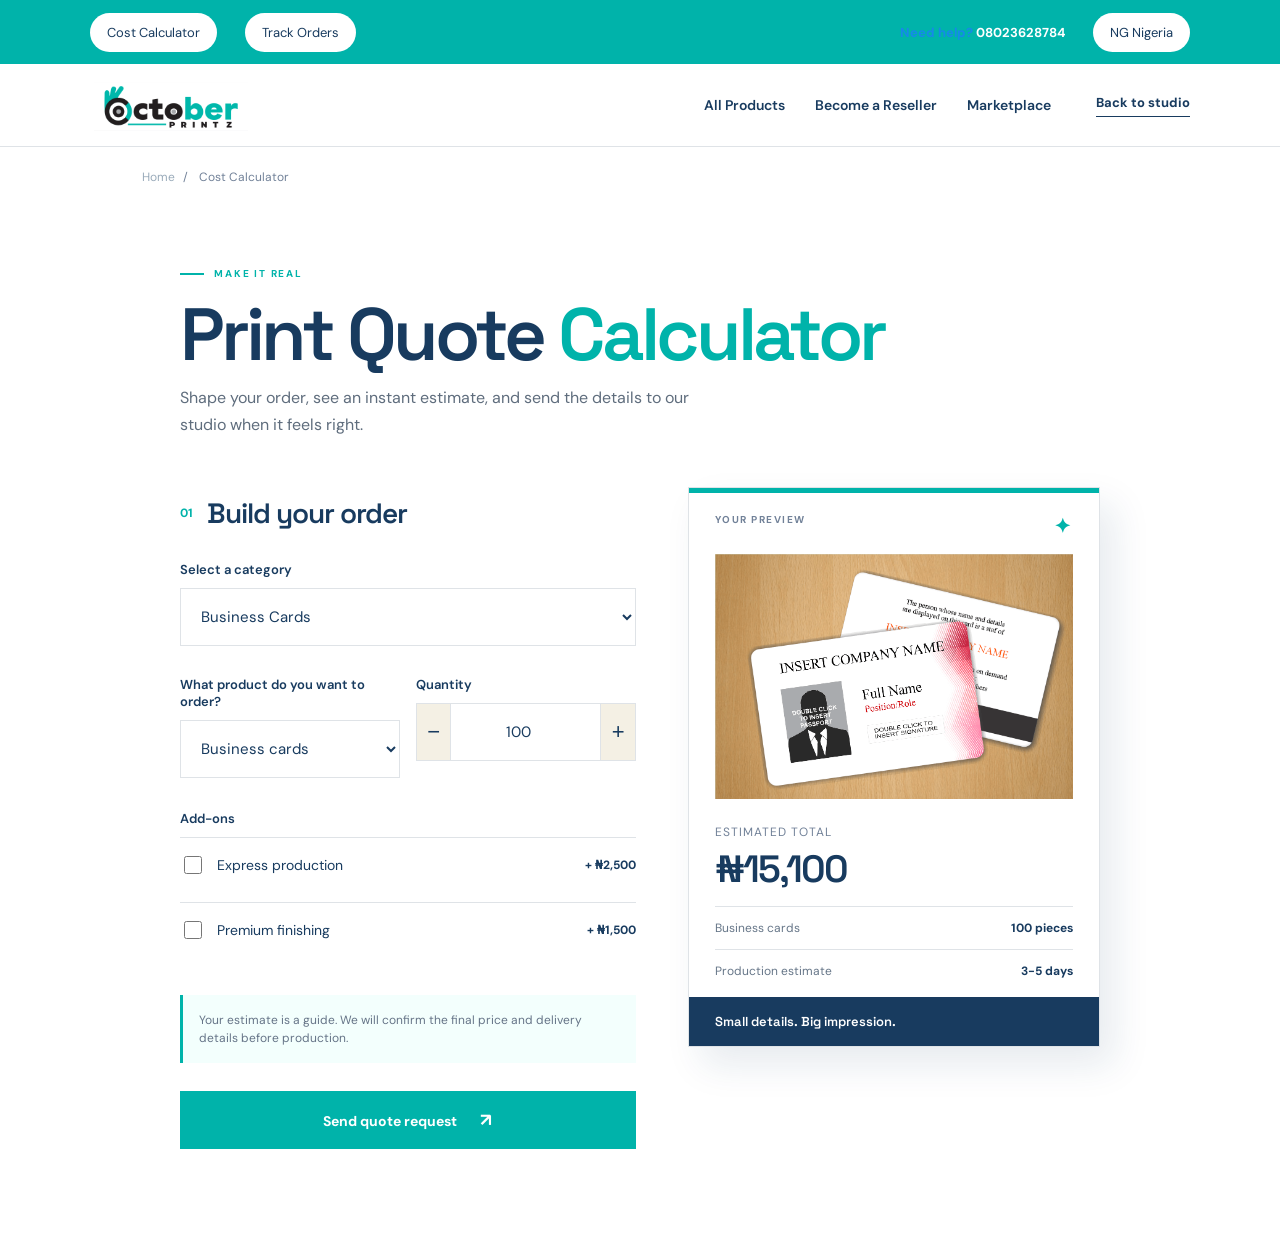
<file: cost calculator/cost.html>
<!DOCTYPE html>
<html lang="en">
<head>
	<meta charset="UTF-8">
	<meta name="viewport" content="width=device-width, initial-scale=1.0">
	<link rel="preconnect" href="https://fonts.googleapis.com">
	<link rel="preconnect" href="https://fonts.gstatic.com" crossorigin>
	<link href="https://fonts.googleapis.com/css2?family=DM+Sans:wght@400;500;600;700&family=Space+Grotesk:wght@500;600;700&display=swap" rel="stylesheet">
	<link rel="stylesheet" href="cost.css">
	<style>.utility-bar > a { border: 1px solid var(--line); border-radius: 30px; padding: 10px 16px; }</style>
	<style>.calculator-header,.utility-bar,.main-bar { background: #00b3aa; color: #fff; }.calculator-header a,.utility-bar a,.main-bar a { color: #fff; }.utility-bar > a,.country { border-color: rgba(255,255,255,.7); background: #fff; color: #183b5f; }.main-bar { background: #fff; color: #183b5f; }.main-bar a { color: #183b5f; }.main-bar nav a:hover { color: #00b3aa; }.logo { background: #fff; padding: 9px 14px; }</style>
	<title>Cost Calculator - October Printz</title>
</head>
<body>
	<header class="calculator-header">
		<div class="utility-bar"><a href="../index.html#quote">Cost Calculator</a><a href="../track order/track.html">Track Orders</a><span>Need help? <a href="tel:08023628784">08023628784</a></span><span class="country">NG Nigeria</span></div>
		<div class="main-bar"><a class="logo" href="../index.html"><img src="../october_printz_logo_transparent.png" alt="October Printz"></a><nav><a href="../index.html#work">All Products</a><a href="../project.html">Become a Reseller</a><a href="../index.html#quote">Marketplace</a></nav><a class="back-link" href="../index.html">Back to studio</a></div>
	</header>
	<main>
		<div class="breadcrumbs"><a href="../index.html">Home</a><span>/</span> Cost Calculator</div>
		<section class="calculator-intro"><p class="kicker"><span></span> Make it real</p><h1>Print Quote <em>Calculator</em></h1><p>Shape your order, see an instant estimate, and send the details to our studio when it feels right.</p></section>
		<section class="calculator-layout">
			<form class="calculator-form" id="quoteForm">
				<div class="form-heading"><span>01</span><h2>Build your order</h2></div>
				<label for="category">Select a category</label><select id="category"><option value="cards">Business Cards</option><option value="letterhead">Letterhead</option><option value="envelopes">Envelopes</option><option value="greeting-cards">Greeting Cards</option><option value="flyers">Flyers &amp; Handbills</option><option value="bags">Bags</option><option value="wedding">Wedding Stationery</option><option value="stickers">Stickers</option><option value="notepads">Notepads and Jotters</option><option value="mugs">Mugs</option><option value="banners">Banners &amp; Large Format</option><option value="posters">Posters</option><option value="folders">Presentation Folders</option><option value="brochures">Brochures</option><option value="id-cards">ID Cards</option><option value="gifts">Corporate Gifts</option></select>
				<div class="form-row"><div><label for="product">What product do you want to order?</label><select id="product"></select></div><div><label for="quantity">Quantity</label><div class="quantity"><button type="button" id="minus" aria-label="Decrease quantity">−</button><input id="quantity" type="number" min="1" value="100"><button type="button" id="plus" aria-label="Increase quantity">+</button></div></div></div>
				<fieldset><legend>Add-ons</legend><label class="check-row"><input type="checkbox" value="2500" data-addon="Express production"><span>Express production</span><b>+ ₦2,500</b></label><label class="check-row"><input type="checkbox" value="1500" data-addon="Premium finishing"><span>Premium finishing</span><b>+ ₦1,500</b></label></fieldset>
				<div class="form-note">Your estimate is a guide. We will confirm the final price and delivery details before production.</div><button class="submit-button" type="submit">Send quote request <span>↗</span></button><p class="sent-message" id="sentMessage"></p>
			</form>
			<aside class="quote-preview"><div class="preview-top"><span>YOUR PREVIEW</span><span class="spark">✦</span></div><div class="preview-image"><canvas id="magicCanvas" aria-hidden="true"></canvas><img id="productImage" src="../images/buisness card.jpg" alt="Business cards preview"></div><div class="preview-details"><p class="preview-label">Estimated total</p><strong id="total">₦15,100</strong><div class="summary"><span id="summaryProduct">Business cards</span><span id="summaryQuantity">100 pieces</span></div><div class="summary"><span>Production estimate</span><span id="summaryTime">3-5 days</span></div></div><div class="preview-foot">Small details. Big impression.</div></aside>
		</section>
	</main>
	<script>
		const products = {
			cards: { image: '../images/buisness card.png', options: [['Business cards', 151]], time: '3-5 days' },
			letterhead: { image: '../images/printed.jpg', options: [['A4 letterhead', 120]], time: '3-5 days' },
			envelopes: { image: '../images/packaging.jpg', options: [['Branded envelopes', 220]], time: '3-5 days' },
			'greeting-cards': { image: '../images/download (1).jpg', options: [['Greeting cards', 250]], time: '3-5 days' },
			flyers: { image: '../images/flyer.jpg', options: [['Flyers & handbills', 185]], time: '3-5 days' },
			bags: { image: '../images/bag branding.jpeg', options: [['Branded paper bags', 700]], time: '5-7 days' },
			wedding: { image: '../images/download (1).jpg', options: [['Wedding invitations', 650]], time: '5-7 days' },
			stickers: { image: '../images/download.jpg', options: [['Label stickers', 170], ['Square Stickers (3.5" X 3.5")', 170], ['Round stickers', 170], ['Bumper Stickers (7" X 3")', 170]], time: '3-5 days' },
			notepads: { image: '../images/printed.jpg', options: [['A6 Notepad', 450], ['A4 Notepad', 850], ['A5 Notepads', 950]], time: '5-7 days' },
			mugs: { image: '../c66749a1-6100-46e8-b5e4-2307f6904f64.png', options: [['Simple mugs', 4740]], time: '5-7 days' },
			banners: { image: '../images/big rollup banner.png', options: [['Roll-up banners', 78000], ['Large format banner', 95000]], time: '5-7 days' },
			posters: { image: '../images/postcard.jpg', options: [['A3 posters', 900]], time: '3-5 days' },
			folders: { image: '../images/trifold-brochure-printing.png', options: [['Presentation folders', 650]], time: '5-7 days' },
			brochures: { image: '../images/trifold-brochure-printing.png', options: [['Tri-fold brochures', 280]], time: '3-5 days' },
			'id-cards': { image: '../images/buisness card.png', options: [['Plastic ID cards', 1200]], time: '5-7 days' },
			gifts: { image: '../images/bag brandnng.png', options: [['Corporate gift packs', 12500]], time: '7-10 days' },
			clothing: { image: '../images/White-tshirt.png', options: [['Off White T-Shirts', 12000]], time: '3-5 days' },
			campaign: { image: '../images/campaign-navy-shirt.svg', options: [['Navy Blue Campaign T-Shirt', 18500], ['Black Campaign T-Shirt', 18500], ['White Campaign T-Shirts', 18500]], time: '3-5 days' }
		};
		const params = new URLSearchParams(window.location.search);
		const category = document.querySelector('#category'); const product = document.querySelector('#product'); const quantity = document.querySelector('#quantity'); const image = document.querySelector('#productImage'); const total = document.querySelector('#total'); const magicCanvas = document.querySelector('#magicCanvas'); const formatMoney = value => `₦${value.toLocaleString('en-NG')}`;
		function drawMagic() { const context = magicCanvas.getContext('2d'); magicCanvas.width = 520; magicCanvas.height = 360; const gradient = context.createLinearGradient(0, 0, 520, 360); gradient.addColorStop(0, '#00b3aa'); gradient.addColorStop(1, '#183b5f'); context.fillStyle = gradient; context.fillRect(0, 0, 520, 360); context.fillStyle = '#f4f0e4'; context.font = '700 34px Space Grotesk'; context.fillText('OCTOBER', 34, 72); context.font = '700 17px DM Sans'; context.fillText('PRINT IT. MAKE IT YOURS.', 36, 104); context.strokeStyle = '#00b3aa'; context.lineWidth = 8; context.beginPath(); context.arc(410, 110, 54, 0, Math.PI * 2); context.stroke(); context.fillStyle = '#fff'; context.font = '700 14px DM Sans'; context.fillText('✦', 401, 116); }
		function updateProducts() { const data = products[category.value]; product.innerHTML = data.options.map(([name]) => `<option>${name}</option>`).join(''); image.src = data.image; image.alt = `${data.options[0][0]} preview`; document.querySelector('#summaryTime').textContent = data.time; updateQuote(); }
		function updateQuote() { const data = products[category.value]; const selected = data.options[product.selectedIndex] || data.options[0]; const count = Math.max(1, Number(quantity.value) || 1); const addons = [...document.querySelectorAll('[data-addon]:checked')].reduce((sum, item) => sum + Number(item.value), 0); total.textContent = formatMoney(selected[1] * count + addons); document.querySelector('#summaryProduct').textContent = selected[0]; document.querySelector('#summaryQuantity').textContent = `${count.toLocaleString()} pieces`; }
		function applyStoredSelection() {
			const selectedCategory = params.get('category');
			const selectedProduct = params.get('product');
			const selectedQty = params.get('quantity');
			if (selectedCategory && products[selectedCategory]) {
				category.value = selectedCategory;
			}
			updateProducts();
			if (selectedProduct) {
				const options = products[category.value].options.map(([name]) => name);
				const matchingIndex = options.findIndex(name => name.toLowerCase() === selectedProduct.toLowerCase());
				if (matchingIndex >= 0) {
					product.selectedIndex = matchingIndex;
				}
			}
			if (selectedQty) {
				const numericQty = Number(selectedQty);
				if (!Number.isNaN(numericQty) && numericQty > 0) {
					quantity.value = numericQty;
				}
			}
			updateQuote();
		}
		category.addEventListener('change', updateProducts); product.addEventListener('change', updateQuote); quantity.addEventListener('input', updateQuote); document.querySelector('#plus').addEventListener('click', () => { quantity.value = Number(quantity.value) + 10; updateQuote(); }); document.querySelector('#minus').addEventListener('click', () => { quantity.value = Math.max(1, Number(quantity.value) - 10); updateQuote(); }); document.querySelectorAll('[data-addon]').forEach(item => item.addEventListener('change', updateQuote)); document.querySelector('#quoteForm').addEventListener('submit', event => { event.preventDefault(); const trackingNumber = `OP-${new Date().getFullYear()}-${Math.random().toString(36).slice(2, 8).toUpperCase()}`; const trackingLink = `../track order/track.html?trackingNumber=${encodeURIComponent(trackingNumber)}&status=production`; const shippingLink = `../track order/track.html?trackingNumber=${encodeURIComponent(trackingNumber)}&status=shipping`; const sentMessage = document.querySelector('#sentMessage'); sentMessage.innerHTML = `Your order has been received. Tracking number: <strong>${trackingNumber}</strong> <a href="${trackingLink}">Track your order</a> <a href="${shippingLink}">On its way</a>`; sentMessage.classList.add('show'); }); drawMagic(); applyStoredSelection();
	</script>
</body>
</html>
</file>
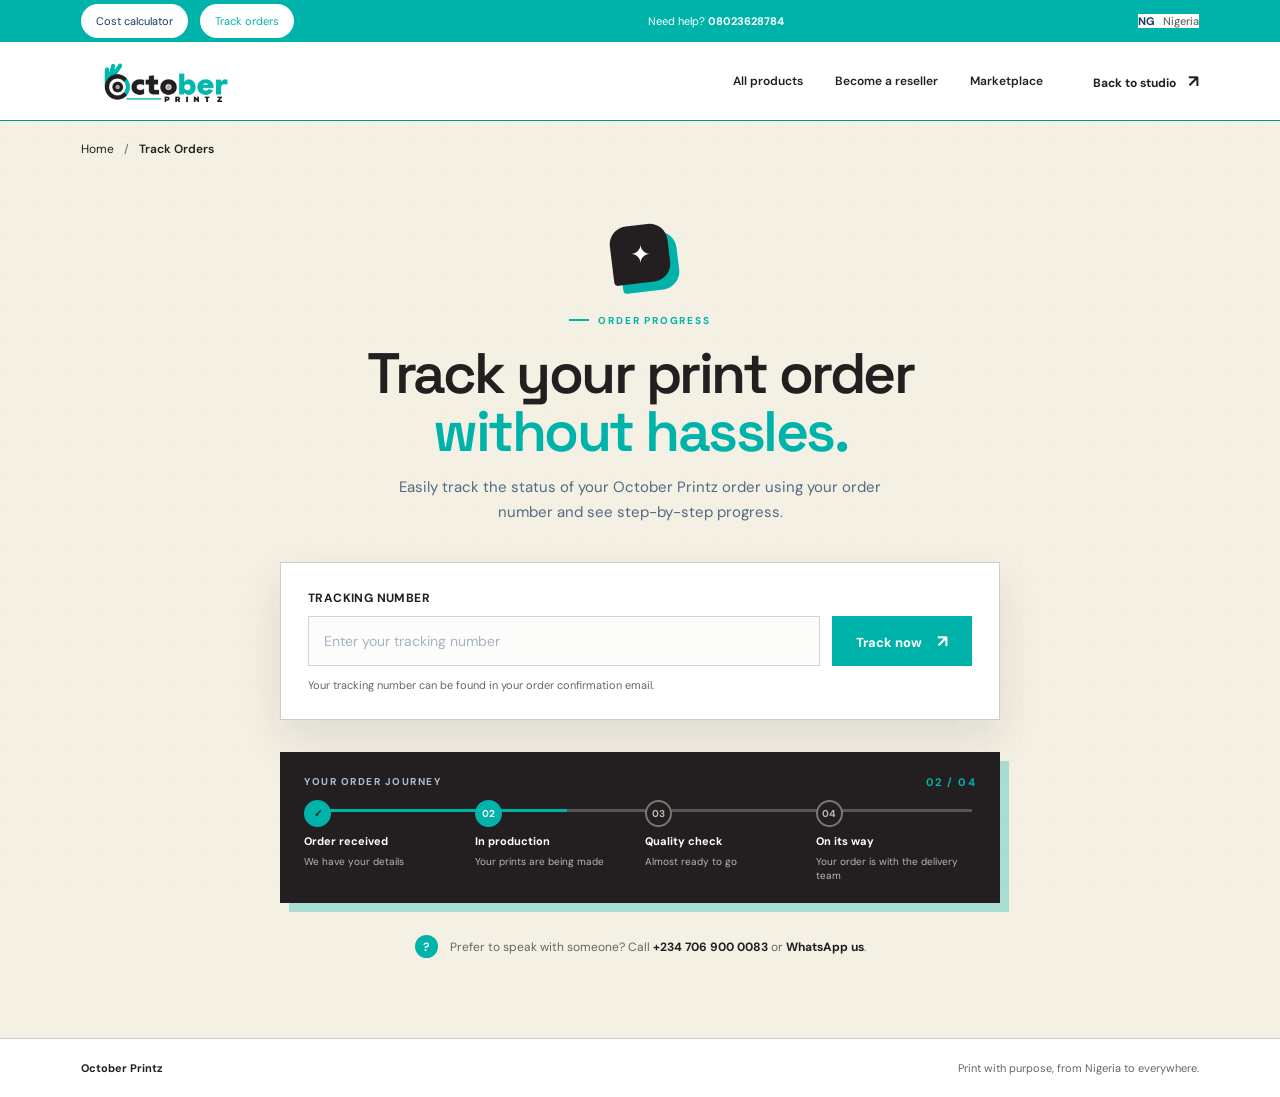
<file: track order/track.html>
<!DOCTYPE html>
<html lang="en">
<head>
	<meta charset="UTF-8">
	<meta name="viewport" content="width=device-width, initial-scale=1.0">
	<link rel="preconnect" href="https://fonts.googleapis.com">
	<link rel="preconnect" href="https://fonts.gstatic.com" crossorigin>
	<link href="https://fonts.googleapis.com/css2?family=DM+Sans:wght@400;500;600;700&family=Space+Grotesk:wght@500;600;700&display=swap" rel="stylesheet">
	<link rel="stylesheet" href="track.css">
	<style>.utility-bar nav { gap: 12px; }.utility-bar nav a { border: 1px solid var(--line); border-radius: 24px; padding: 9px 14px; }</style>
	<style>.site-header,.utility-bar,.main-bar { background: #00b3aa; color: #fff; }.site-header a,.utility-bar a,.main-bar a { color: #fff; }.utility-bar nav a,.country { border-color: rgba(255,255,255,.7); background: #fff; color: #183b5f; }.main-bar { background: #fff; color: #231f20; }.main-bar a { color: #231f20; }.main-nav a:hover,.back-link:hover { color: #00b3aa; }.logo { background: #fff; padding: 9px 14px; }</style>
	<title>Track Your Order - October Printz</title>
</head>
<body>
	<header class="site-header">
		<div class="utility-bar">
			<nav aria-label="Utility navigation"><a href="../cost calculator/cost.html">Cost calculator</a><a class="active" href="track.html">Track orders</a></nav>
			<div class="help-line">Need help? <a href="tel:08023628784">08023628784</a></div>
			<div class="country">NG <span>Nigeria</span></div>
		</div>
		<div class="main-bar">
			<a class="logo" href="../index.html" aria-label="October Printz home"><img src="../october_printz_logo_transparent.png" alt="October Printz"></a>
			<nav class="main-nav" aria-label="Main navigation"><a href="../products.html">All products</a><a href="../project.html">Become a reseller</a><a href="../index.html#quote">Marketplace</a></nav>
			<a class="back-link" href="../index.html">Back to studio <span aria-hidden="true">↗</span></a>
			<button class="menu-button" type="button" aria-label="Open menu">☰</button>
		</div>
	</header>

	<main>
		<div class="breadcrumbs"><a href="../index.html">Home</a><span>/</span><strong>Track Orders</strong></div>
		<section class="tracking-shell">
			<div class="tracking-intro">
				<div class="delivery-mark" aria-hidden="true"><span>✦</span></div>
				<p class="kicker"><span></span> Order progress</p>
				<h1>Track your print order <em>without hassles.</em></h1>
				<p class="intro-copy">Easily track the status of your October Printz order using your order number and see step-by-step progress.</p>
			</div>
			<form class="tracking-form" id="trackingForm">
				<label for="trackingNumber">Tracking number</label>
				<div class="form-row">
					<input id="trackingNumber" name="trackingNumber" type="text" placeholder="Enter your tracking number" autocomplete="off" required>
					<button type="submit">Track now <span aria-hidden="true">↗</span></button>
				</div>
				<p class="form-hint">Your tracking number can be found in your order confirmation email.</p>
				<p class="status-message" id="statusMessage" role="status"></p>
			</form>
			<div class="progress-preview" aria-label="Order progress preview">
				<div class="progress-heading"><span>YOUR ORDER JOURNEY</span><strong id="journeyStep">02 / 04</strong></div>
				<div class="progress-line"><span></span></div>
				<ol class="steps">
					<li data-step="received" class="complete"><span class="step-icon">✓</span><strong>Order received</strong><small>We have your details</small></li>
					<li data-step="production" class="current"><span class="step-icon">02</span><strong>In production</strong><small>Your prints are being made</small></li>
					<li data-step="quality"><span class="step-icon">03</span><strong>Quality check</strong><small>Almost ready to go</small></li>
					<li data-step="shipping"><span class="step-icon">04</span><strong>On its way</strong><small>Your order is with the delivery team</small></li>
				</ol>
			</div>
			<div class="contact-note">
				<span class="note-icon" aria-hidden="true">?</span>
				<p>Prefer to speak with someone? Call <a href="tel:+2347069000083">+234 706 900 0083</a> or <a href="https://wa.me/2347069000083">WhatsApp us</a>.</p>
			</div>
		</section>
	</main>

	<footer><a href="../index.html">October Printz</a><span>Print with purpose, from Nigeria to everywhere.</span></footer>
	<script>
		const form = document.querySelector('#trackingForm');
		const input = document.querySelector('#trackingNumber');
		const statusMessage = document.querySelector('#statusMessage');
		const trackingParams = new URLSearchParams(window.location.search);
		const journeySteps = ['received', 'production', 'quality', 'shipping'];
		const journeyStep = document.querySelector('#journeyStep');
		const progressLine = document.querySelector('.progress-line span');
		const journeyItems = [...document.querySelectorAll('[data-step]')];

		function updateJourney(status) {
			const activeStatus = journeySteps.includes(status) ? status : 'production';
			const activeIndex = journeySteps.indexOf(activeStatus);
			journeyStep.textContent = `${String(activeIndex + 1).padStart(2, '0')} / 04`;
			progressLine.style.width = `${((activeIndex + 1) / journeySteps.length) * 100}%`;
			journeyItems.forEach((item, index) => {
				item.classList.toggle('complete', index < activeIndex);
				item.classList.toggle('current', index === activeIndex);
				if (index < activeIndex) item.querySelector('.step-icon').textContent = '✓';
			});
			statusMessage.textContent = activeStatus === 'shipping'
				? `We found order ${input.value}. It is on its way to you.`
				: `We found order ${input.value}. It is currently in production.`;
			statusMessage.classList.add('show');
		}

		function showTrackingStatus(orderNumber, status) {
			input.value = orderNumber;
			updateJourney(status);
		}

		form.addEventListener('submit', (event) => {
			event.preventDefault();
			const orderNumber = input.value.trim();
			if (!orderNumber) return;
			window.location.href = `track.html?trackingNumber=${encodeURIComponent(orderNumber)}&status=production`;
		});

		const trackedOrder = trackingParams.get('trackingNumber');
		if (trackedOrder) showTrackingStatus(trackedOrder, trackingParams.get('status'));
	</script>
</body>
</html>
</file>
<file: style.css>
:root { --ink: #231f20; --paper: #ffffff; --brand: #00b3aa; --coral: var(--brand); --yellow: var(--brand); --blue: var(--brand); --line: rgba(35,31,32,.22); }

* { box-sizing: border-box; } html { scroll-behavior: smooth; } body { margin: 0; color: var(--ink); background: var(--paper); font-family: 'DM Sans', sans-serif; } a { color: inherit; text-decoration: none; }
.site-header { position: sticky; top: 0; z-index: 10; background: #f7f7f6; border-bottom: 1px solid var(--line); }.header-top, .header-bottom { padding: 0 6.3vw; display: flex; align-items: center; justify-content: space-between; }.header-top { height: 62px; background: #fafafa; font-size: 13px; color: #30435e; }.utility-nav, .main-nav, .header-contact, .account-actions { display: flex; align-items: center; }.utility-nav { gap: 45px; }.header-contact { gap: 20px; }.header-contact a { color: #1689e8; font-weight: 700; }.whatsapp { width: 29px; height: 29px; border-radius: 50%; display: grid; place-items: center; color: var(--paper) !important; background: #25d366; font-size: 17px; line-height: 1; }.whatsapp span { display: block; transform: rotate(-18deg); }.country-pill { border: 1px solid #d2d2d0; border-radius: 24px; padding: 10px 17px; display: flex; align-items: center; gap: 8px; }.header-bottom { height: 66px; background: #f4f0e4; }.brand { font: 700 22px 'Space Grotesk', sans-serif; letter-spacing: -.8px; display: flex; align-items: center; gap: 9px; }.brand-mark { width: 28px; height: 28px; display: inline-grid; place-items: center; color: var(--paper); background: var(--ink); font-size: 17px; }.header-logo { display: block; width: 154px; height: auto; }.main-nav { gap: 30px; margin-left: auto; margin-right: auto; font-size: 13px; font-weight: 600; }.main-nav a, .socials a { transition: color .2s; }.main-nav a:hover, .socials a:hover { color: var(--coral); }.account-actions { gap: 25px; font-size: 13px; font-weight: 600; }.sign-in { color: #e87c7c; }.cart { font-size: 22px; }.button { min-height: 44px; display: inline-flex; align-items: center; justify-content: center; gap: 18px; padding: 0 20px; font-size: 13px; font-weight: 700; transition: transform .2s, background .2s; }.button:hover { transform: translateY(-3px); }.button-dark { color: var(--paper); background: var(--ink); }.button-coral { color: var(--ink); background: var(--coral); }.button-paper { color: var(--ink); background: var(--paper); padding: 0 25px; }.button-outline { border: 1px solid var(--ink); }.menu-button { display: none; border: 0; background: none; font-size: 22px; }
.hero { min-height: 670px; padding: 74px 9vw 70px 11vw; display: grid; grid-template-columns: 1fr 1fr; gap: 3vw; overflow: hidden; }.hero-copy { padding-top: 32px; position: relative; z-index: 1; }.eyebrow { text-transform: uppercase; font-size: 10px; letter-spacing: 1.7px; font-weight: 700; display: flex; gap: 10px; align-items: center; }.eyebrow span { display: inline-block; width: 23px; height: 2px; background: var(--coral); }.hero h1 { max-width: 540px; margin: 27px 0 22px; font: 600 clamp(58px, 7vw, 105px)/.92 'Space Grotesk', sans-serif; letter-spacing: -5px; }.hero h1 em, h2 em { color: var(--coral); font-style: normal; }.hero-intro { max-width: 360px; color: #535451; line-height: 1.65; font-size: 15px; }.hero-actions { margin-top: 33px; display: flex; gap: 27px; align-items: center; }.text-link { font-weight: 700; font-size: 13px; border-bottom: 1px solid var(--ink); padding-bottom: 5px; }.text-link span { margin-left: 12px; }.hero-note { margin-top: 79px; display: flex; align-items: center; gap: 12px; text-transform: uppercase; font-size: 9px; letter-spacing: 1px; line-height: 1.5; font-weight: 700; }.star { color: var(--coral); font-size: 28px; }
.hero-art { min-height: 500px; position: relative; }.paper { position: absolute; width: 310px; height: 385px; box-shadow: 11px 16px 25px rgba(32,34,34,.13); }.paper-far-back { background: #b8b9b1; transform: rotate(-20deg) translate(-6px, 72px); }.paper-back { background: var(--yellow); transform: rotate(15deg) translate(75px, 55px); }.paper-far-mid { background: #e87c7c; transform: rotate(21deg) translate(118px, 68px); }.paper-mid { background: var(--blue); transform: rotate(-10deg) translate(30px, 55px); }.paper-front { z-index: 2; border: 0; cursor: pointer; background-color: var(--coral); background-position: center; background-size: cover; transform: rotate(3deg) translate(65px, 38px); padding: 33px; display: flex; flex-direction: column; justify-content: space-between; text-align: left; color: var(--ink); font: 600 42px/.9 'Space Grotesk', sans-serif; letter-spacing: -2px; transition: background-image .3s, transform .2s; }.paper-front:hover, .paper-front:focus-visible { transform: rotate(3deg) translate(65px, 38px) scale(1.02); }.paper-front b { font: 700 10px 'DM Sans'; letter-spacing: 1px; }.sun-stamp { position: absolute; z-index: 3; right: 2%; top: 10px; width: 120px; height: 120px; border-radius: 50%; background: var(--yellow); display: grid; place-content: center; text-align: center; font: 700 15px/.95 'Space Grotesk'; transform: rotate(12deg); }.sun-stamp small { font: 700 9px/.9 'DM Sans'; margin-top: 5px; }.ink-shape { position: absolute; width: 85px; height: 125px; right: 8%; bottom: 28px; background: var(--ink); clip-path: polygon(20% 0, 100% 14%, 80% 100%, 0 78%); transform: rotate(18deg); }.art-caption { position: absolute; bottom: 5px; left: 3px; font-size: 11px; line-height: 1.25; text-transform: uppercase; letter-spacing: 1px; font-weight: 700; }
.service-strip { background: var(--ink); color: var(--paper); padding: 35px 11vw 48px; display: grid; grid-template-columns: 20% 1fr; }.section-label { color: #b8b9b1; font-size: 11px; text-transform: uppercase; letter-spacing: 1.5px; }.service-list { display: grid; grid-template-columns: 1fr 1fr; }.service-list a { border-top: 1px solid #555752; padding: 18px 0; display: grid; grid-template-columns: 40px 1fr 20px; align-items: center; font-size: 16px; }.service-list span { color: var(--coral); font-size: 10px; }.service-list b { font-size: 20px; font-weight: 400; }
.feature { display: grid; grid-template-columns: 1fr 1fr; min-height: 540px; }.feature-image { background: url('https://images.unsplash.com/photo-1544816155-12df9643f363?auto=format&fit=crop&w=1200&q=85') center/cover; position: relative; }.image-tag { position: absolute; top: 30px; left: 30px; background: var(--paper); padding: 9px 13px; font-size: 10px; text-transform: uppercase; letter-spacing: 1px; font-weight: 700; }.feature-copy { padding: 100px 12vw 70px 9vw; }.feature-copy h2, .about h2, .quote-section h2 { font: 600 clamp(38px, 4.5vw, 65px)/.98 'Space Grotesk'; letter-spacing: -3px; margin: 25px 0; }.feature-copy p:not(.eyebrow) { max-width: 370px; font-size: 15px; color: #5c5d59; line-height: 1.7; margin-bottom: 36px; }
.about { padding: 105px 11vw 115px; background: var(--yellow); }.about h2 { margin: 32px 0 55px; max-width: 650px; }.about-bottom { display: flex; justify-content: space-between; align-items: end; gap: 30px; }.about-bottom p { max-width: 390px; font-size: 15px; line-height: 1.6; margin: 0; }.quote-section { padding: 85px 11vw; background: var(--coral); display: flex; align-items: end; justify-content: space-between; gap: 30px; }.quote-section h2 { margin-bottom: 0; }.eyebrow.light span { background: var(--ink); }.site-footer { padding: 27px 5.5vw; display: flex; justify-content: space-between; align-items: center; border-top: 1px solid var(--line); }.footer-logo { display: block; width: 154px; height: auto; }.site-footer p, .socials { font-size: 11px; color: #666761; }.socials { display: flex; gap: 20px; color: var(--ink); font-weight: 600; }
@media (max-width: 700px) { .header-top { display: none; }.header-bottom { height: 70px; padding: 0 6vw; }.main-nav, .account-actions { display: none; }.menu-button { display: block; }.hero { display: block; padding: 52px 8vw 45px; min-height: 0; }.hero h1 { font-size: 61px; letter-spacing: -3px; }.hero-note { margin-top: 48px; }.hero-art { min-height: 430px; margin-top: 24px; transform: scale(.88); transform-origin: top left; width: 114%; }.service-strip { display: block; padding: 33px 8vw 43px; }.service-list { margin-top: 25px; display: block; }.service-list a { padding: 17px 0; }.feature { display: block; }.feature-image { height: 320px; }.feature-copy { padding: 65px 8vw 75px; }.about { padding: 70px 8vw 76px; }.about h2 { margin-bottom: 36px; }.about-bottom { display: block; }.about-bottom .button { margin-top: 30px; }.quote-section { display: block; padding: 68px 8vw 75px; }.quote-section .button { margin-top: 38px; width: 100%; justify-content: space-between; }.site-footer { padding: 26px 6vw; display: grid; gap: 20px; }.site-footer p { margin: 0; }.socials { justify-content: space-between; } }
.hero h1, .paper-front { color: var(--ink); }
.header-logo { transform: translateX(-10px); }
.paper-message { display: none; }
.sun-stamp { padding: 15px; }
.sun-stamp strong { display: block; font: 700 17px/.92 'Space Grotesk', sans-serif; }
.trust-section { padding: 58px 6.3vw 64px; background: var(--paper); }
.trust-inner { max-width: 1320px; margin: 0 auto; }
.trust-inner h2 { margin: 0 0 32px; color: #1e3d61; font: 600 42px/1.1 'Space Grotesk', sans-serif; letter-spacing: -2px; }
.trust-grid { display: grid; grid-template-columns: repeat(3, minmax(0, 1fr)); gap: 44px; }
.trust-item { display: grid; grid-template-columns: 78px 1fr; gap: 22px; align-items: start; }
.trust-icon { width: 62px; height: 62px; display: grid; place-items: center; color: #1e3d61; border: 3px solid #1e3d61; border-radius: 50%; font-size: 34px; line-height: 1; }
.trust-item:nth-child(2) .trust-icon { color: var(--brand); border-radius: 10px 10px 20px 20px; }
.trust-item:nth-child(3) .trust-icon { color: var(--brand); border-radius: 8px; }
.trust-item h3 { margin: 0 0 12px; color: #1e3d61; font: 700 19px/1.25 'DM Sans', sans-serif; }
.trust-item p { margin: 0; color: #718198; font-size: 16px; line-height: 1.55; }
.products-section { padding: 76px 6.3vw 92px; background: var(--soft, #f4f0e4); border-top: 1px solid rgba(35,31,32,.12); }
.products-heading { display: flex; align-items: baseline; justify-content: space-between; gap: 24px; margin-bottom: 30px; }
.products-heading h2 { margin: 0; color: var(--ink); font: 600 clamp(32px, 3.5vw, 48px)/1 'Space Grotesk', sans-serif; letter-spacing: -2px; }
.products-heading h2::after { content: ''; display: inline-block; width: 42px; height: 8px; margin: 0 0 5px 13px; background: var(--brand); }
.products-link { color: var(--brand); font-size: 14px; font-weight: 700; }
.product-grid { display: grid; grid-template-columns: repeat(4, minmax(0, 1fr)); gap: 28px; }
.product-card { min-width: 0; overflow: hidden; background: #fff; border-top: 5px solid var(--brand); box-shadow: 0 10px 24px rgba(35, 31, 32, .1); transition: transform .2s, box-shadow .2s; }
.product-card:nth-child(3n + 2) { border-top-color: var(--coral); }
.product-card:nth-child(3n) { border-top-color: var(--ink); }
.product-card:hover { transform: translateY(-6px); box-shadow: 0 16px 30px rgba(35, 31, 32, .15); }
.product-card > img { display: block; width: 100%; height: 224px; object-fit: cover; background: #e7e8e6; }
.product-info { min-height: 218px; padding: 18px 16px 17px; display: flex; flex-direction: column; align-items: flex-start; }
.product-info h3 { min-height: 40px; margin: 0 0 15px; color: #1e3d61; font: 600 16px/1.35 'DM Sans', sans-serif; }
.product-info .starting { margin: 0 0 8px; color: #718198; font-size: 12px; font-weight: 700; text-transform: uppercase; letter-spacing: .8px; }
.product-info > strong { color: #1e3d61; font: 700 20px/1.2 'DM Sans', sans-serif; }
.product-info > strong small { font-size: 13px; font-weight: 600; }
.product-info > a { display: inline-flex; align-items: center; gap: 12px; max-width: 100%; margin-top: auto; padding: 11px 13px; overflow: hidden; color: var(--ink); background: var(--brand); font-size: 13px; font-weight: 700; white-space: nowrap; text-overflow: ellipsis; }
.product-info > a span { font-size: 23px; line-height: 12px; }
.product-info > a:hover { background: #008f89; }
@media (max-width: 900px) { .product-grid { grid-template-columns: repeat(2, minmax(0, 1fr)); } }
@media (max-width: 700px) { .products-section { padding: 52px 8vw 65px; }.products-heading { align-items: flex-start; }.products-heading h2 { font-size: 31px; }.products-link { font-size: 12px; text-align: right; }.product-grid { gap: 16px; }.product-card > img { height: 165px; }.product-info { min-height: 205px; padding: 15px 12px 13px; }.product-info h3 { font-size: 14px; }.product-info > strong { font-size: 16px; }.product-info > strong small { font-size: 11px; }.product-info > a { width: 100%; gap: 5px; padding: 10px 9px; font-size: 11px; } }
.header-top { position: relative; }
.site-search { position: absolute; left: 50%; transform: translateX(-50%); width: min(280px, 30vw); height: 34px; display: flex; border: 1px solid #d2d2d0; background: var(--paper); }
.site-search input { min-width: 0; flex: 1; border: 0; outline: 0; padding: 0 12px; color: var(--ink); background: transparent; font: 13px 'DM Sans', sans-serif; }
.site-search input::placeholder { color: #777872; }
.site-search button { width: 36px; border: 0; color: var(--paper); background: var(--ink); cursor: pointer; font-size: 22px; line-height: 1; }
.site-search button:hover, .site-search button:focus-visible { background: var(--brand); }
.visually-hidden { position: absolute; width: 1px; height: 1px; padding: 0; margin: -1px; overflow: hidden; clip: rect(0, 0, 0, 0); white-space: nowrap; border: 0; }
.search-highlight { outline: 3px solid var(--brand); outline-offset: 8px; }

.sticker-showcase { padding: 34px 6.3vw 0; background: #f6f5f1; }
.sticker-grid { display: grid; grid-template-columns: repeat(3, minmax(0, 1fr)); gap: 26px 46px; align-items: start; }
.sticker-card { display: flex; flex-direction: column; align-items: flex-start; min-width: 0; }
.sticker-card h3 { margin: 0 0 18px; color: #2c3d52; font: 700 23px/1.25 'DM Sans', sans-serif; letter-spacing: -.5px; }
.sticker-card p { margin: 0 0 24px; max-width: 420px; color: #4a5058; font: 400 16px/1.6 'DM Sans', sans-serif; }
.sticker-card .button { min-height: 52px; padding: 0 32px; font-size: 14px; }
.sticker-card--wide { grid-column: 1; margin-top: 20px; }
.sticker-preview { width: 100%; max-width: 620px; height: 220px; margin: 0 0 18px; background: linear-gradient(125deg, #b8c3d0 0%, #a2b0bb 25%, #dfe7ee 100%); position: relative; overflow: hidden; border: 1px solid rgba(35,31,32,.08); }
.sticker-preview::before { content: ''; position: absolute; inset: 0; background: linear-gradient(180deg, rgba(255,255,255,.08), rgba(0,0,0,.08)); }
.sticker-sample { position: absolute; left: 52%; top: 48%; transform: translate(-50%, -50%); background: rgba(255, 255, 255, 0.9); border: 1px solid rgba(2, 2, 2, 0.1); padding: 18px 28px; font: 700 32px/1 'Space Grotesk', sans-serif; letter-spacing: -.5px; color: #1f6c3d; }
.sticker-sample::before { content: '◉'; position: absolute; left: 16px; top: 50%; transform: translateY(-50%); font-size: 24px; color: #d98736; }
.sticker-sample::after { content: ''; position: absolute; right: 18px; top: 50%; width: 18px; height: 18px; transform: translateY(-50%) rotate(42deg); background: #b84242; border-radius: 50%; }
@media (max-width: 900px) { .sticker-grid { grid-template-columns: 1fr 1fr; } .sticker-card--wide { grid-column: auto; } }
@media (max-width: 700px) { .sticker-showcase { padding: 26px 8vw 0; } .sticker-grid { grid-template-columns: 1fr; gap: 30px; } .sticker-card h3 { font-size: 22px; } .sticker-card p { font-size: 15px; } .sticker-card .button { width: 100%; justify-content: center; } .sticker-preview { height: 180px; } .sticker-sample { font-size: 26px; } }

@media (max-width: 700px) {
	.trust-section { padding: 46px 8vw 52px; }
	.trust-inner h2 { font-size: 32px; }
	.trust-grid { grid-template-columns: 1fr; gap: 28px; }
	.trust-item { grid-template-columns: 62px 1fr; gap: 16px; }
	.trust-item h3 { font-size: 17px; }
	.trust-item p { font-size: 14px; }
}

@media (max-width: 420px) {
	.header-bottom { padding: 0 5vw; }
	.header-logo { width: 128px; }
	.hero { padding: 42px 7vw 36px; }
	.hero h1 { max-width: 100%; font-size: 48px; line-height: .98; letter-spacing: -2px; }
	.hero-intro { font-size: 14px; }
	.hero-actions { align-items: stretch; flex-direction: column; gap: 18px; }
	.hero-actions .button { width: 100%; }
	.hero-art { min-height: 350px; margin-top: 14px; transform: scale(.68); width: 147%; }
	.products-heading { flex-direction: column; gap: 12px; }
	.products-link { align-self: flex-start; }
	.product-grid { grid-template-columns: 1fr; }
	.product-card > img { height: 210px; }
	.product-info { min-height: 190px; }
	.site-footer { text-align: center; }
}
</file>
<file: cart.css>
:root {
    --bg: #f4f3f1;
    --panel: #f3efe7;
    --panel-strong: #e9e2d6;
    --card: #ffffff;
    --line: #dfe3e7;
    --ink: #183b5f;
    --muted: #647488;
    --brand: #00b3aa;
    --green: #00b3aa;
    --green-deep: #00998f;
    --coral: var(--brand);
    --coral-strong: #00998f;
    --shadow: rgba(29, 53, 85, 0.08);
}

* { box-sizing: border-box; }
html { scroll-behavior: smooth; }
body {
    margin: 0;
    background: var(--bg);
    color: var(--ink);
    font-family: 'DM Sans', sans-serif;
}

a { color: inherit; text-decoration: none; }
button, input, select { font: inherit; }
img { max-width: 100%; display: block; }

.site-header,
.header-top,
.header-bottom {
    background: #00b3aa;
    color: #fff;
}

.site-header {
    border-bottom: 1px solid rgba(29, 53, 85, 0.12);
}

.header-top,
.header-bottom {
    max-width: 1320px;
    margin: 0 auto;
    padding: 0 24px;
    display: flex;
    align-items: center;
    justify-content: space-between;
}

.header-top {
    min-height: 54px;
    gap: 18px;
}

.utility-nav {
    display: flex;
    align-items: center;
    gap: 12px;
}

.utility-nav a,
.header-contact a,
.site-header a,
.site-header a:visited {
    color: #fff;
}

.utility-nav a {
    border: 1px solid rgba(255,255,255,.7);
    border-radius: 24px;
    background: #fff;
    color: #111111;
    padding: 10px 17px;
    font-size: 12px;
    font-weight: 600;
    text-decoration: none;
}

.site-search {
    margin-left: auto;
    display: flex;
    align-items: center;
    border: 1px solid rgba(255,255,255,.7);
    background: rgba(255,255,255,.08);
    border-radius: 8px;
    min-height: 38px;
    padding: 0 12px 0 14px;
    width: min(420px, 38vw);
}

.site-search input {
    width: 100%;
    border: 0;
    background: transparent;
    outline: none;
    font-size: 15px;
    color: #fff;
}

.site-search input::placeholder {
    color: rgba(255,255,255,.82);
}

.site-search button {
    background: transparent;
    border: 0;
    color: #fff;
    font-size: 24px;
    cursor: pointer;
}

.visually-hidden {
    position: absolute;
    width: 1px;
    height: 1px;
    padding: 0;
    margin: -1px;
    overflow: hidden;
    clip: rect(0, 0, 0, 0);
    white-space: nowrap;
    border: 0;
}

.header-contact {
    display: flex;
    align-items: center;
    gap: 12px;
    font-size: 12px;
    color: #fff;
}

.header-contact span {
    line-height: 1.35;
}

.whatsapp {
    display: inline-flex;
    align-items: center;
    justify-content: center;
    width: 28px;
    height: 28px;
    border: 1px solid rgba(255,255,255,.7);
    border-radius: 50%;
    font-size: 16px;
}

.country-pill {
    border: 1px solid rgba(255,255,255,.7);
    background: #fff;
    color: #183b5f;
    border-radius: 999px;
    padding: 8px 12px;
    font-size: 12px;
    font-weight: 700;
}

.header-bottom {
    min-height: 90px;
    background: #f4f0e4;
    color: #231f20;
}

.header-bottom a,
.header-bottom a:visited {
    color: #231f20;
}

.brand {
    display: inline-flex;
    align-items: center;
    background: transparent;
    padding: 9px 14px;
}

.header-logo {
    display: block;
    width: 165px;
}

.main-nav {
    display: flex;
    align-items: center;
    gap: 28px;
    font-size: 13px;
    font-weight: 600;
}

.account-actions {
    display: flex;
    align-items: center;
    gap: 18px;
    font-size: 13px;
    font-weight: 600;
}

.sign-in {
    border: 1px solid rgba(35, 31, 32, 0.16);
    border-radius: 999px;
    padding: 9px 14px;
}

.cart {
    display: inline-flex;
    align-items: center;
    justify-content: center;
    width: 38px;
    height: 38px;
    border-radius: 50%;
    background: rgba(29,53,85,0.06);
}

.cart-page {
    max-width: 1320px;
    margin: 0 auto;
    padding: 18px 24px 80px;
}

.breadcrumbs {
    display: flex;
    flex-wrap: wrap;
    align-items: center;
    gap: 8px;
    margin: 10px 0 14px;
    color: var(--muted);
    font-size: 13px;
}

.breadcrumbs span {
    color: #8a96a5;
}

h1 {
    margin: 0 0 32px;
    font-family: 'Space Grotesk', sans-serif;
    font-size: clamp(3rem, 4vw, 5rem);
    letter-spacing: -0.06em;
    line-height: 0.94;
    color: var(--ink);
}

.cart-shell {
    display: grid;
    grid-template-columns: minmax(0, 1.85fr) 360px;
    gap: 28px;
    align-items: start;
}

.cart-main {
    background: transparent;
}

.cart-banner {
    display: flex;
    align-items: center;
    justify-content: space-between;
    gap: 16px;
    background: var(--panel);
    border: 1px solid var(--line);
    border-radius: 8px;
    padding: 16px 18px;
    margin-bottom: 18px;
    color: var(--ink);
}

.cart-banner p {
    margin: 0;
    font-size: 15px;
    color: var(--ink);
}

.checkout-btn {
    display: inline-flex;
    align-items: center;
    justify-content: center;
    gap: 10px;
    min-width: 150px;
    padding: 12px 18px;
    border: none;
    border-radius: 8px;
    background: var(--green);
    color: #fff;
    font-weight: 700;
    font-size: 15px;
    box-shadow: 0 6px 18px rgba(76, 155, 120, 0.18);
}

.checkout-btn span {
    font-size: 20px;
    line-height: 1;
}

.cart-items {
    display: grid;
    gap: 22px;
}

.cart-item {
    position: relative;
    display: grid;
    grid-template-columns: 120px minmax(0, 1fr) auto;
    gap: 18px;
    align-items: center;
    padding: 18px 18px 14px;
    background: rgba(255,255,255,0.38);
    border: 1px solid var(--line);
    border-radius: 8px;
}

.cart-item::before,
.cart-item::after,
.suggestion-item::before,
.suggestion-item::after {
    content: none;
}

.product-thumb {
    width: 120px;
    height: 110px;
    border-radius: 8px;
    overflow: hidden;
    background: #f5f5f5;
    border: 1px solid rgba(29, 53, 85, 0.08);
}

.product-thumb img {
    width: 100%;
    height: 100%;
    object-fit: cover;
}

.product-copy {
    min-width: 0;
}

.product-copy h2 {
    margin: 0 0 14px;
    font-family: 'Space Grotesk', sans-serif;
    font-size: clamp(1.1rem, 2vw, 1.7rem);
    line-height: 1.2;
    color: var(--ink);
}

.quantity-row {
    display: flex;
    align-items: center;
    gap: 12px;
    margin-bottom: 16px;
}

.quantity-row label {
    font-size: 14px;
    font-weight: 600;
    color: var(--ink);
}

.quantity-row select {
    min-width: 94px;
    min-height: 38px;
    border: 1px solid var(--line);
    background: #fff;
    border-radius: 6px;
    padding: 0 10px;
    color: var(--ink);
}

.price-row {
    font-weight: 700;
    font-size: 18px;
    color: var(--ink);
}

.cart-actions {
    align-self: flex-start;
    justify-self: end;
    margin-top: 12px;
}

.delete-btn {
    border: 0;
    background: transparent;
    color: var(--coral-strong);
    font-weight: 700;
    font-size: 14px;
    cursor: pointer;
    padding: 0;
}

.product-specs {
    padding: 0 0 10px;
    margin-top: -8px;
    border-bottom: 1px solid var(--line);
}

.product-specs h3 {
    margin: 0 0 14px;
    font-size: 16px;
    color: var(--ink);
    font-weight: 700;
}

.spec-grid {
    display: grid;
    grid-template-columns: repeat(2, minmax(0, 1fr));
    gap: 10px 18px;
    padding-bottom: 10px;
}

.spec-row {
    display: flex;
    justify-content: space-between;
    gap: 12px;
    font-size: 14px;
    color: var(--muted);
}

.spec-row strong {
    color: var(--ink);
    font-weight: 600;
}

.add-more-btn {
    display: block;
    width: 100%;
    max-width: 420px;
    margin: 24px auto 0;
    border: 2px dashed rgba(29, 53, 85, 0.5);
    background: transparent;
    color: var(--ink);
    border-radius: 8px;
    padding: 18px 20px;
    font-size: 15px;
    font-weight: 600;
    cursor: pointer;
}

.suggested-panel {
    background: var(--panel);
    border: 1px solid var(--line);
    border-radius: 10px;
    padding: 14px 16px 16px;
}

.suggested-header {
    font-size: 14px;
    color: var(--ink);
    font-weight: 700;
    margin-bottom: 10px;
}

.suggestions {
    display: grid;
    gap: 12px;
}

.suggestion-item {
    display: grid;
    grid-template-columns: 82px minmax(0, 1fr) auto;
    gap: 12px;
    align-items: center;
    padding: 10px 0;
    border-top: 1px solid rgba(29, 53, 85, 0.12);
}

.suggestion-item:first-child {
    border-top: 0;
}

.suggestion-thumb {
    width: 82px;
    height: 82px;
    background: #fff;
    border: 1px solid rgba(29,53,85,.08);
    border-radius: 8px;
    overflow: hidden;
}

.suggestion-thumb img {
    width: 100%;
    height: 100%;
    object-fit: cover;
}

.suggestion-info {
    min-width: 0;
}

.suggestion-info h3 {
    margin: 0 0 6px;
    font-size: 14px;
    line-height: 1.35;
    color: var(--ink);
    font-weight: 600;
}

.suggestion-info span {
    font-size: 14px;
    font-weight: 700;
    color: var(--ink);
}

.suggestion-button {
    min-width: 96px;
    min-height: 36px;
    border: 1px solid var(--coral);
    background: transparent;
    color: var(--coral-strong);
    border-radius: 6px;
    font-size: 13px;
    font-weight: 700;
    cursor: pointer;
}

.empty-cart {
    background: rgba(255,255,255,.4);
    border: 1px dashed var(--line);
    border-radius: 10px;
    padding: 34px 18px;
    text-align: center;
}

.empty-cart h2 {
    margin: 0 0 10px;
    font-size: 28px;
    font-family: 'Space Grotesk', sans-serif;
}

.empty-cart p {
    margin: 0 0 18px;
    color: var(--muted);
}

.empty-cart a {
    display: inline-flex;
    align-items: center;
    justify-content: center;
    min-width: 180px;
    min-height: 48px;
    padding: 0 18px;
    border-radius: 8px;
    background: var(--coral);
    color: #fff;
    font-weight: 700;
}

@media (max-width: 980px) {
    .cart-shell {
        grid-template-columns: 1fr;
    }

    .suggested-panel {
        order: 2;
    }
}

@media (max-width: 680px) {
    .utility-bar { display: none; }

    .main-bar {
        min-height: 72px;
        padding: 0 18px;
    }

    .top-search-wrap {
        width: 100%;
    }

    .cart-page {
        padding: 18px 16px 70px;
    }

    .cart-item {
        grid-template-columns: 90px 1fr;
    }

    .cart-actions {
        grid-column: 2;
        justify-self: start;
    }

    .spec-grid {
        grid-template-columns: 1fr;
    }

    .suggestion-item {
        grid-template-columns: 70px minmax(0, 1fr);
    }

    .suggestion-button {
        grid-column: 1 / -1;
        justify-self: stretch;
    }
}
</file>
<file: oct.css>
:root { --ink: #231f20; --paper: #ffffff; --brand: #00b3aa; --coral: var(--brand); --yellow: var(--brand); --blue: var(--brand); --line: rgba(35,31,32,.22); }

* { box-sizing: border-box; } html { scroll-behavior: smooth; } body { margin: 0; color: var(--ink); background: var(--paper); font-family: 'DM Sans', sans-serif; } a { color: inherit; text-decoration: none; }
.site-header { position: sticky; top: 0; z-index: 10; background: #f7f7f6; border-bottom: 1px solid var(--line); }.header-top, .header-bottom { padding: 0 6.3vw; display: flex; align-items: center; justify-content: space-between; }.header-top { height: 62px; background: #fafafa; font-size: 13px; color: #30435e; }.utility-nav, .main-nav, .header-contact, .account-actions { display: flex; align-items: center; }.utility-nav { gap: 45px; }.header-contact { gap: 20px; }.header-contact a { color: #1689e8; font-weight: 700; }.whatsapp { width: 29px; height: 29px; border-radius: 50%; display: grid; place-items: center; color: var(--paper) !important; background: #25d366; font-size: 17px; line-height: 1; }.whatsapp span { display: block; transform: rotate(-18deg); }.country-pill { border: 1px solid #d2d2d0; border-radius: 24px; padding: 10px 17px; display: flex; align-items: center; gap: 8px; }.header-bottom { height: 66px; background: #f4f0e4; }.brand { font: 700 22px 'Space Grotesk', sans-serif; letter-spacing: -.8px; display: flex; align-items: center; gap: 9px; }.brand-mark { width: 28px; height: 28px; display: inline-grid; place-items: center; color: var(--paper); background: var(--ink); font-size: 17px; }.header-logo { display: block; width: 154px; height: auto; }.main-nav { gap: 30px; margin-left: auto; margin-right: auto; font-size: 13px; font-weight: 600; }.main-nav a, .socials a { transition: color .2s; }.main-nav a:hover, .socials a:hover { color: var(--coral); }.account-actions { gap: 25px; font-size: 13px; font-weight: 600; }.sign-in { color: #e87c7c; }.cart { font-size: 22px; }.button { min-height: 44px; display: inline-flex; align-items: center; justify-content: center; gap: 18px; padding: 0 20px; font-size: 13px; font-weight: 700; transition: transform .2s, background .2s; }.button:hover { transform: translateY(-3px); }.button-dark { color: var(--paper); background: var(--ink); }.button-coral { color: var(--ink); background: var(--coral); }.button-paper { color: var(--ink); background: var(--paper); padding: 0 25px; }.button-outline { border: 1px solid var(--ink); }.menu-button { display: none; border: 0; background: none; font-size: 22px; }
.hero { min-height: 670px; padding: 74px 9vw 70px 11vw; display: grid; grid-template-columns: 1fr 1fr; gap: 3vw; overflow: hidden; }.hero-copy { padding-top: 32px; position: relative; z-index: 1; }.eyebrow { text-transform: uppercase; font-size: 10px; letter-spacing: 1.7px; font-weight: 700; display: flex; gap: 10px; align-items: center; }.eyebrow span { display: inline-block; width: 23px; height: 2px; background: var(--coral); }.hero h1 { max-width: 540px; margin: 27px 0 22px; font: 600 clamp(58px, 7vw, 105px)/.92 'Space Grotesk', sans-serif; letter-spacing: -5px; }.hero h1 em, h2 em { color: var(--coral); font-style: normal; }.hero-intro { max-width: 360px; color: #535451; line-height: 1.65; font-size: 15px; }.hero-actions { margin-top: 33px; display: flex; gap: 27px; align-items: center; }.text-link { font-weight: 700; font-size: 13px; border-bottom: 1px solid var(--ink); padding-bottom: 5px; }.text-link span { margin-left: 12px; }.hero-note { margin-top: 79px; display: flex; align-items: center; gap: 12px; text-transform: uppercase; font-size: 9px; letter-spacing: 1px; line-height: 1.5; font-weight: 700; }.star { color: var(--coral); font-size: 28px; }
.hero-art { min-height: 500px; position: relative; }.paper { position: absolute; width: 310px; height: 385px; box-shadow: 11px 16px 25px rgba(32,34,34,.13); }.paper-back { background: var(--yellow); transform: rotate(15deg) translate(75px, 55px); }.paper-mid { background: var(--blue); transform: rotate(-10deg) translate(30px, 55px); }.paper-front { border: 0; cursor: pointer; background-color: var(--coral); background-position: center; background-size: cover; transform: rotate(3deg) translate(65px, 38px); padding: 33px; display: flex; flex-direction: column; justify-content: space-between; text-align: left; color: var(--ink); font: 600 42px/.9 'Space Grotesk', sans-serif; letter-spacing: -2px; transition: background-image .3s, transform .2s; }.paper-front:hover, .paper-front:focus-visible { transform: rotate(3deg) translate(65px, 38px) scale(1.02); }.paper-front b { font: 700 10px 'DM Sans'; letter-spacing: 1px; }.sun-stamp { position: absolute; z-index: 3; right: 2%; top: 10px; width: 120px; height: 120px; border-radius: 50%; background: var(--yellow); display: grid; place-content: center; text-align: center; font: 700 15px/.95 'Space Grotesk'; transform: rotate(12deg); }.sun-stamp small { font: 700 9px/.9 'DM Sans'; margin-top: 5px; }.ink-shape { position: absolute; width: 85px; height: 125px; right: 8%; bottom: 28px; background: var(--ink); clip-path: polygon(20% 0, 100% 14%, 80% 100%, 0 78%); transform: rotate(18deg); }.art-caption { position: absolute; bottom: 5px; left: 3px; font-size: 11px; line-height: 1.25; text-transform: uppercase; letter-spacing: 1px; font-weight: 700; }
.service-strip { background: var(--ink); color: var(--paper); padding: 35px 11vw 48px; display: grid; grid-template-columns: 20% 1fr; }.section-label { color: #b8b9b1; font-size: 11px; text-transform: uppercase; letter-spacing: 1.5px; }.service-list { display: grid; grid-template-columns: 1fr 1fr; }.service-list a { border-top: 1px solid #555752; padding: 18px 0; display: grid; grid-template-columns: 40px 1fr 20px; align-items: center; font-size: 16px; }.service-list span { color: var(--coral); font-size: 10px; }.service-list b { font-size: 20px; font-weight: 400; }
.feature { display: grid; grid-template-columns: 1fr 1fr; min-height: 540px; }.feature-image { background: url('https://images.unsplash.com/photo-1544816155-12df9643f363?auto=format&fit=crop&w=1200&q=85') center/cover; position: relative; }.image-tag { position: absolute; top: 30px; left: 30px; background: var(--paper); padding: 9px 13px; font-size: 10px; text-transform: uppercase; letter-spacing: 1px; font-weight: 700; }.feature-copy { padding: 100px 12vw 70px 9vw; }.feature-copy h2, .about h2, .quote-section h2 { font: 600 clamp(38px, 4.5vw, 65px)/.98 'Space Grotesk'; letter-spacing: -3px; margin: 25px 0; }.feature-copy p:not(.eyebrow) { max-width: 370px; font-size: 15px; color: #5c5d59; line-height: 1.7; margin-bottom: 36px; }
.about { padding: 105px 11vw 115px; background: var(--yellow); }.about h2 { margin: 32px 0 55px; max-width: 650px; }.about-bottom { display: flex; justify-content: space-between; align-items: end; gap: 30px; }.about-bottom p { max-width: 390px; font-size: 15px; line-height: 1.6; margin: 0; }.quote-section { padding: 85px 11vw; background: var(--coral); display: flex; align-items: end; justify-content: space-between; gap: 30px; }.quote-section h2 { margin-bottom: 0; }.eyebrow.light span { background: var(--ink); }.site-footer { padding: 27px 5.5vw; display: flex; justify-content: space-between; align-items: center; border-top: 1px solid var(--line); }.footer-logo { display: block; width: 154px; height: auto; }.site-footer p, .socials { font-size: 11px; color: #666761; }.socials { display: flex; gap: 20px; color: var(--ink); font-weight: 600; }
@media (max-width: 700px) { .header-top { display: none; }.header-bottom { height: 70px; padding: 0 6vw; }.main-nav, .account-actions { display: none; }.menu-button { display: block; }.hero { display: block; padding: 52px 8vw 45px; min-height: 0; }.hero h1 { font-size: 61px; letter-spacing: -3px; }.hero-note { margin-top: 48px; }.hero-art { min-height: 430px; margin-top: 24px; transform: scale(.88); transform-origin: top left; width: 114%; }.service-strip { display: block; padding: 33px 8vw 43px; }.service-list { margin-top: 25px; display: block; }.service-list a { padding: 17px 0; }.feature { display: block; }.feature-image { height: 320px; }.feature-copy { padding: 65px 8vw 75px; }.about { padding: 70px 8vw 76px; }.about h2 { margin-bottom: 36px; }.about-bottom { display: block; }.about-bottom .button { margin-top: 30px; }.quote-section { display: block; padding: 68px 8vw 75px; }.quote-section .button { margin-top: 38px; width: 100%; justify-content: space-between; }.site-footer { padding: 26px 6vw; display: grid; gap: 20px; }.site-footer p { margin: 0; }.socials { justify-content: space-between; } }
.hero h1, .paper-front { color: var(--ink); }
</file>
<file: payment.css>
:root {
  --bg: #f3f3f1;
  --panel: #f8f8f8;
  --white: #ffffff;
  --border: #d7dfe5;
  --text: #1f374d;
  --muted: #4e6073;
  --soft: #eef5f4;
  --accent: #d07d7e;
  --accent-2: #3b6b8d;
  --green: #5d9b6b;
  --green-soft: #dfeee0;
}

* { box-sizing: border-box; }
html { scroll-behavior: smooth; }
body {
  margin: 0;
  background: var(--bg);
  color: var(--text);
  font-family: 'DM Sans', sans-serif;
}

a { color: inherit; text-decoration: none; }
button, input, select {
  font: inherit;
}

.site-header {
  background: #f8f8f8;
  border-bottom: 1px solid rgba(31,55,77,.12);
}

.utility-bar,
.main-bar {
  max-width: 1300px;
  margin: 0 auto;
  padding: 0 28px;
  display: flex;
  align-items: center;
  justify-content: space-between;
}

.utility-bar {
  min-height: 62px;
  background: #00b3aa;
  color: #fff;
  gap: 20px;
}

.utility-bar nav {
  display: flex;
  align-items: center;
  gap: 14px;
  font-size: 13px;
  font-weight: 600;
}

.utility-bar nav a,
.top-help a {
  color: #fff;
}

.top-help {
  font-size: 13px;
}

.country-pill {
  background: #fff;
  color: var(--text);
  border: 1px solid rgba(255,255,255,.8);
  border-radius: 999px;
  padding: 8px 12px;
  font-size: 12px;
  font-weight: 700;
}

.main-bar {
  min-height: 90px;
  background: #fff;
}

.logo {
  display: inline-flex;
  align-items: center;
}

.logo img {
  display: block;
  width: 170px;
}

.top-search-wrap {
  width: min(520px, 38vw);
  display: flex;
  align-items: center;
  border: 1px solid var(--border);
  background: #f9fafb;
  border-radius: 8px;
  padding: 0 12px 0 16px;
  min-height: 48px;
}

.top-search-wrap input {
  flex: 1;
  border: 0;
  background: transparent;
  outline: none;
  font-size: 15px;
  color: var(--text);
}

.top-search-wrap input::placeholder {
  color: #7a8a9a;
}

.search-icon {
  font-size: 26px;
  line-height: 1;
  color: var(--text);
  opacity: 0.7;
}

.checkout-page {
  max-width: 1280px;
  margin: 0 auto;
  padding: 28px 28px 80px;
}

.checkout-page h1 {
  margin: 0 0 28px;
  font-family: 'Space Grotesk', sans-serif;
  font-size: clamp(3.4rem, 5vw, 6rem);
  line-height: 0.96;
  letter-spacing: -0.07em;
  color: var(--text);
}

.checkout-layout {
  display: grid;
  grid-template-columns: minmax(0, 1.9fr) 370px;
  gap: 38px;
  align-items: start;
}

.checkout-form-panel {
  background: transparent;
  max-width: 820px;
}

.customer-card,
.shipping-location-box {
  border: 1px solid var(--border);
  background: rgba(255,255,255,.35);
  border-radius: 8px;
  min-height: 80px;
  display: flex;
  align-items: center;
  justify-content: flex-start;
  padding: 18px 20px;
  color: var(--text);
  font-size: 18px;
  gap: 10px;
}

.customer-card {
  flex-direction: column;
  align-items: flex-start;
  justify-content: center;
  min-height: 96px;
}

.customer-name {
  font-size: 18px;
  font-weight: 700;
}

.customer-email {
  font-size: 16px;
  color: #4f6075;
}

.shipping-location-box {
  min-height: 76px;
  letter-spacing: 0.06em;
  font-weight: 700;
  font-size: 16px;
  color: var(--text);
}

.section-block {
  padding-top: 22px;
  border-top: 1px solid var(--border);
  margin-bottom: 24px;
}

.section-block h2 {
  margin: 0 0 20px;
  font-size: clamp(1.6rem, 2vw, 2.5rem);
  color: var(--text);
  font-weight: 700;
}

.field-row {
  display: grid;
  gap: 18px;
  margin-bottom: 18px;
}

.two-col {
  grid-template-columns: repeat(2, minmax(0, 1fr));
}

.single {
  grid-template-columns: 1fr;
}

.field {
  display: flex;
  flex-direction: column;
  gap: 8px;
}

.field label {
  font-size: 15px;
  font-weight: 500;
  color: var(--text);
}

.field input,
.field select {
  width: 100%;
  min-height: 52px;
  border: 1px solid var(--border);
  background: rgba(255,255,255,.5);
  border-radius: 4px;
  padding: 12px 14px;
  font-size: 15px;
  color: var(--text);
  outline: none;
}

.field input:focus,
.field select:focus {
  border-color: rgba(31,55,77,.5);
  box-shadow: 0 0 0 3px rgba(0,179,170,.08);
}

.shipping-options {
  display: grid;
  grid-template-columns: 1fr 1fr;
  gap: 14px;
  margin-bottom: 18px;
}

.payment-options {
  display: grid;
  grid-template-columns: 1fr 1fr;
  gap: 18px;
  margin-bottom: 20px;
}

.payment-option {
  display: flex;
  align-items: center;
  justify-content: center;
  gap: 12px;
  min-height: 80px;
  border: 1px solid var(--border);
  border-radius: 8px;
  background: rgba(255,255,255,.25);
  color: var(--text);
  font-size: 16px;
  font-weight: 600;
  cursor: pointer;
  position: relative;
  transition: all 0.18s ease;
}

.payment-option:hover {
  border-color: rgba(31,55,77,.42);
}

.payment-option.active {
  border: 2px solid #df8d8d;
  background: rgba(223,141,141,.08);
  box-shadow: inset 0 0 0 1px rgba(223,141,141,.2);
}

.payment-option.active::after {
  content: "✓";
  position: absolute;
  right: 12px;
  top: 10px;
  width: 22px;
  height: 22px;
  border-radius: 50%;
  display: grid;
  place-items: center;
  background: #e97a76;
  color: #fff;
  font-size: 12px;
  font-weight: 700;
}

.payment-icon {
  font-size: 26px;
  line-height: 1;
}

.pay-now-button {
  display: block;
  width: 100%;
  min-height: 60px;
  border: none;
  border-radius: 8px;
  background: #5ca66a;
  color: #fff;
  font-size: 20px;
  font-weight: 700;
  cursor: pointer;
}

.payment-section {
  opacity: 1;
  transform: translateY(0);
}

.customer-card,
.shipping-location-box,
.payment-section {
  transition: all 0.2s ease;
}

.summary-panel {
  background: #f2efe7;
  border: 1px solid var(--border);
  padding: 18px 20px 22px;
  min-height: 480px;
}

.save-address input {
  width: 18px;
  height: 18px;
}

.summary-panel {
  background: #f2efe7;
  border: 1px solid var(--border);
  padding: 18px 20px 22px;
  min-height: 480px;
}

.summary-panel h3 {
  margin: 0 0 18px;
  font-size: clamp(1.4rem, 2vw, 2rem);
  color: var(--text);
  font-weight: 700;
}

.summary-list {
  border-top: 1px solid rgba(31,55,77,.28);
  padding-top: 16px;
}

.summary-row {
  display: flex;
  align-items: center;
  justify-content: space-between;
  gap: 12px;
  padding: 8px 0;
  font-size: 15px;
  color: var(--text);
}

.summary-row strong {
  font-weight: 700;
}

.total-row {
  margin-top: 14px;
  padding-top: 16px;
  border-top: 2px solid rgba(31,55,77,.72);
  display: flex;
  align-items: center;
  justify-content: space-between;
  gap: 12px;
  font-size: 16px;
  color: var(--text);
  font-weight: 700;
}

.total-row strong {
  font-size: 1.1rem;
}

.proceed-button {
  display: block;
  width: 100%;
  border: 0;
  margin-top: 18px;
  min-height: 54px;
  background: #5f9a64;
  color: #fff;
  font-size: 16px;
  font-weight: 700;
  border-radius: 6px;
  cursor: pointer;
}

.promo-block {
  margin-top: 24px;
}

.promo-block label {
  display: block;
  margin-bottom: 10px;
  color: var(--text);
  font-size: 15px;
  font-weight: 600;
}

.promo-input-row {
  display: grid;
  grid-template-columns: 1fr 110px;
  gap: 10px;
}

.promo-input-row input {
  min-height: 52px;
  border: 1px solid var(--border);
  background: rgba(255,255,255,.5);
  padding: 12px 14px;
  font-size: 15px;
  color: var(--text);
  outline: none;
}

.promo-input-row button {
  min-height: 52px;
  border: none;
  background: var(--accent);
  color: #fff;
  font-weight: 700;
  cursor: pointer;
  border-radius: 6px;
}

@media (max-width: 980px) {
  .checkout-layout {
    grid-template-columns: 1fr;
  }

  .summary-panel {
    min-height: auto;
  }
}

@media (max-width: 680px) {
  .utility-bar {
    display: none;
  }

  .main-bar {
    justify-content: center;
    padding: 12px 16px;
  }

  .top-search-wrap {
    width: 100%;
  }

  .two-col {
    grid-template-columns: 1fr;
  }

  .shipping-options {
    grid-template-columns: 1fr;
  }

  .checkout-page {
    padding: 20px 18px 70px;
  }
}
</file>
<file: cost calculator/cost.css>
.preview-image { position:relative; } .preview-image canvas { position:absolute; inset:0; width:100%; height:100%; opacity:.14; } .preview-image img { position:relative; z-index:1; }
:root { --ink:#183b5f; --brand:#00b3aa; --coral:var(--brand); --paper:#fff; --soft:#f4f0e4; --muted:#718198; --line:#dfe3e7; }
* { box-sizing:border-box; } body { margin:0; color:var(--ink); background:#fff; font-family:'DM Sans',sans-serif; } a { color:inherit; text-decoration:none; }
.calculator-header { border-bottom:1px solid var(--line); background:#fff; } .utility-bar,.main-bar { display:flex; align-items:center; justify-content:space-between; padding:0 7vw; } .utility-bar { min-height:64px; color:var(--ink); font-size:13px; gap:28px; } .utility-bar > span:first-of-type { margin-left:auto; color:#1689e8; font-weight:700; } .country { border:1px solid var(--line); border-radius:30px; padding:10px 16px; } .main-bar { min-height:82px; } .logo img { width:154px; display:block; transform:translateX(-10px); } .main-bar nav { display:flex; gap:30px; margin-left:auto; margin-right:45px; font-size:14px; font-weight:600; } .main-bar nav a:hover,.utility-bar a:hover { color:var(--coral); } .back-link { font-size:13px; font-weight:700; border-bottom:1px solid var(--ink); padding-bottom:5px; }
main { max-width:1150px; margin:auto; padding:0 6vw 90px; } .breadcrumbs { margin-top:22px; color:var(--muted); font-size:12px; } .breadcrumbs a { color:#9aabba; } .breadcrumbs span { padding:0 8px; } .calculator-intro { padding:72px 3vw 48px; } .kicker { display:flex; align-items:center; gap:10px; color:var(--coral); text-transform:uppercase; letter-spacing:1.8px; font-size:10px; font-weight:700; } .kicker span { width:24px; height:2px; background:var(--brand); } h1 { margin:20px 0 14px; font:600 clamp(44px,6vw,74px)/.95 'Space Grotesk',sans-serif; letter-spacing:-4px; } h1 em { color:var(--brand); font-style:normal; } .calculator-intro > p:last-child { max-width:550px; margin:0; color:#5f6d7d; line-height:1.7; }
.calculator-layout { display:grid; grid-template-columns:1.05fr .95fr; gap:52px; padding:0 3vw; align-items:start; } .calculator-form { padding-top:8px; } .form-heading { display:flex; align-items:center; gap:14px; margin-bottom:30px; } .form-heading span { color:var(--brand); font-size:12px; font-weight:700; } h2 { margin:0; font:600 28px 'Space Grotesk',sans-serif; letter-spacing:-1px; } label,legend { display:block; margin-bottom:10px; font-size:13px; font-weight:600; } select,input { width:100%; height:58px; border:1px solid var(--line); border-radius:0; background:#fff; color:var(--ink); padding:0 16px; outline:none; font:15px 'DM Sans',sans-serif; } select:focus,input:focus { border-color:var(--brand); } .form-row { display:grid; grid-template-columns:1fr 1fr; gap:16px; margin-top:30px; } .quantity { display:flex; } .quantity button { width:48px; border:1px solid var(--line); background:var(--soft); color:var(--ink); font-size:22px; cursor:pointer; } .quantity input { text-align:center; border-left:0; border-right:0; } fieldset { margin:32px 0 0; padding:0; border:0; } legend { padding:0; } .check-row { display:flex; align-items:center; gap:12px; padding:15px 0; border-top:1px solid var(--line); font-size:14px; font-weight:400; } .check-row input { width:18px; height:18px; accent-color:var(--brand); } .check-row span { flex:1; } .check-row b { font-size:12px; } .form-note { margin:28px 0; padding:16px; border-left:3px solid var(--brand); background:#f3fffd; color:#657487; font-size:12px; line-height:1.5; } .submit-button { width:100%; padding:17px; border:0; background:var(--coral); color:#fff; font:700 14px 'DM Sans',sans-serif; cursor:pointer; transition:transform .2s,background .2s; } .submit-button:hover { transform:translateY(-3px); background:#00998f; } .submit-button span { margin-left:20px; font-size:18px; } .sent-message { display:none; margin:16px 0 0; padding:14px; background:var(--soft); color:var(--ink); font-size:13px; } .sent-message.show { display:block; }
.quote-preview { position:relative; overflow:hidden; border:1px solid var(--line); background:#fff; box-shadow:14px 18px 35px rgba(24,59,95,.1); } .quote-preview::before { content:''; position:absolute; top:0; left:0; width:100%; height:5px; background:var(--brand); } .preview-top { display:flex; justify-content:space-between; padding:25px 26px 15px; color:var(--muted); font-size:10px; font-weight:700; letter-spacing:1.5px; } .spark { color:var(--coral); font-size:20px; } .preview-image { height:245px; margin:0 26px; display:grid; place-items:center; background:var(--soft); overflow:hidden; } .preview-image img { width:100%; height:100%; object-fit:cover; transition:opacity .25s,transform .35s; } .preview-image img:hover { transform:scale(1.04); } .preview-details { padding:25px 26px 18px; } .preview-label { margin:0 0 5px; color:var(--muted); font-size:12px; text-transform:uppercase; letter-spacing:1px; } .preview-details > strong { display:block; color:var(--ink); font:600 38px 'Space Grotesk',sans-serif; letter-spacing:-2px; } .summary { display:flex; justify-content:space-between; gap:15px; padding-top:13px; margin-top:13px; border-top:1px solid var(--line); color:#667688; font-size:12px; } .summary span:last-child { color:var(--ink); font-weight:700; } .preview-foot { padding:16px 26px; color:#fff; background:var(--ink); font:600 13px 'Space Grotesk',sans-serif; }
@media (max-width:800px) { .utility-bar { gap:12px; font-size:11px; } .utility-bar > span:first-of-type { display:none; } .main-bar nav { display:none; } .calculator-intro { padding:55px 0 38px; } .calculator-layout { grid-template-columns:1fr; padding:0; gap:42px; } }
@media (max-width:520px) { .utility-bar { justify-content:space-between; padding:0 6vw; } .utility-bar a:nth-child(2) { display:none; } .main-bar { padding:0 6vw; } .logo img { width:130px; } .back-link { font-size:11px; } main { padding-left:6vw; padding-right:6vw; } .form-row { grid-template-columns:1fr; } .calculator-intro { padding-top:45px; } h1 { letter-spacing:-3px; } .preview-image { height:210px; margin:0 18px; } .preview-top,.preview-details { padding-left:18px; padding-right:18px; } }
@media (max-width:380px) { .utility-bar { display:none; } .main-bar .back-link { display:none; } h1 { font-size:42px; } .calculator-intro { padding-top:35px; } .calculator-layout { gap:30px; } .check-row { gap:8px; font-size:13px; } .check-row b { font-size:11px; } .preview-details > strong { font-size:32px; } }
</file>
<file: track order/track.css>
:root {
	--navy: #231f20;
	--ink: #231f20;
	--coral: #00b3aa;
	--mint: #00b3aa;
	--cream: #f4f0e4;
	--line: rgba(35, 31, 32, .22);
	--muted: #666761;
}

* { box-sizing: border-box; }
html { scroll-behavior: smooth; }
body { min-width: 320px; margin: 0; color: var(--ink); background: var(--cream); font-family: 'DM Sans', sans-serif; }
body::before { position: fixed; inset: 0; z-index: -1; content: ''; opacity: .42; background-image: linear-gradient(rgba(35, 31, 32, .035) 1px, transparent 1px), linear-gradient(90deg, rgba(35, 31, 32, .035) 1px, transparent 1px); background-size: 34px 34px; pointer-events: none; }
a { color: inherit; text-decoration: none; }
.site-header { background: #fff; border-bottom: 1px solid var(--line); }
.utility-bar, .main-bar { display: flex; align-items: center; justify-content: space-between; padding: 0 6.3vw; }
.utility-bar { min-height: 42px; color: var(--muted); background: #fafafa; font-size: 11px; }
.utility-bar nav { display: flex; gap: 30px; }
.utility-bar nav a { transition: color .2s; }
.utility-bar nav a:hover, .utility-bar nav .active { color: var(--coral); }
.help-line a { color: var(--navy); font-weight: 700; }
.country { display: flex; gap: 8px; align-items: center; color: var(--navy); font-weight: 700; }
.country::first-letter { color: var(--coral); }
.country span { color: var(--muted); font-weight: 500; }
.main-bar { min-height: 78px; background: #fff; }
.logo img { display: block; width: 142px; height: auto; }
.main-nav { display: flex; gap: 32px; margin-left: auto; margin-right: 50px; color: var(--navy); font-size: 12px; font-weight: 600; }
.main-nav a, .back-link { transition: color .2s; }
.main-nav a:hover, .back-link:hover { color: var(--coral); }
.back-link { color: var(--coral); font-size: 12px; font-weight: 700; }
.back-link span { margin-left: 9px; font-size: 17px; }
.menu-button { display: none; border: 0; color: var(--navy); background: transparent; font-size: 22px; }
main { min-height: calc(100vh - 170px); padding: 20px 6.3vw 80px; }
.breadcrumbs { display: flex; gap: 10px; align-items: center; color: var(--muted); font-size: 12px; }
.breadcrumbs a { color: var(--navy); }
.breadcrumbs strong { color: var(--navy); font-weight: 600; }
.tracking-shell { width: min(720px, 100%); margin: 68px auto 0; }
.tracking-intro { text-align: center; }
.delivery-mark { width: 58px; height: 58px; margin: 0 auto 22px; display: grid; place-items: center; color: #fff; background: var(--navy); border-radius: 18px 18px 18px 4px; box-shadow: 8px 9px 0 var(--mint); transform: rotate(-7deg); }
.delivery-mark span { font-size: 25px; transform: rotate(7deg); }
.kicker { display: inline-flex; gap: 9px; align-items: center; margin: 0; color: var(--coral); font-size: 10px; font-weight: 700; letter-spacing: 1.8px; text-transform: uppercase; }
.kicker span { width: 20px; height: 2px; background: var(--coral); }
h1 { max-width: 620px; margin: 18px auto 14px; color: var(--navy); font: 600 clamp(35px, 5vw, 57px)/1.02 'Space Grotesk', sans-serif; letter-spacing: -2.5px; }
h1 em { color: var(--coral); font-style: normal; }
.intro-copy { max-width: 500px; margin: 0 auto; color: #536a83; font-size: 15px; line-height: 1.65; }
.tracking-form { margin-top: 38px; padding: 27px; background: #fff; border: 1px solid var(--line); box-shadow: 0 18px 42px rgba(35, 31, 32, .1); }
.tracking-form label { display: block; margin-bottom: 10px; color: var(--navy); font-size: 12px; font-weight: 700; letter-spacing: .4px; text-transform: uppercase; }
.form-row { display: flex; gap: 12px; }
.form-row input { min-width: 0; flex: 1; height: 50px; padding: 0 15px; color: var(--navy); border: 1px solid #cbd4dc; outline: 0; background: #fcfcfb; font: 14px 'DM Sans', sans-serif; transition: border-color .2s, box-shadow .2s; }
.form-row input::placeholder { color: #a6b3c1; }
.form-row input:focus { border-color: var(--mint); box-shadow: 0 0 0 3px rgba(0, 179, 170, .14); }
.form-row button { min-width: 140px; border: 0; color: #fff; background: var(--coral); cursor: pointer; font: 700 13px 'DM Sans', sans-serif; transition: background .2s, transform .2s; }
.form-row button:hover { background: #c9686f; transform: translateY(-2px); }
.form-row button span { margin-left: 12px; font-size: 17px; }
.form-hint { margin: 12px 0 0; color: var(--muted); font-size: 11px; }
.status-message { display: none; margin: 16px 0 0; padding: 12px 14px; color: #126c68; background: #e6f7f4; border-left: 3px solid var(--mint); font-size: 12px; line-height: 1.5; }
.status-message.show { display: block; }
.progress-preview { margin-top: 32px; padding: 23px 24px 20px; background: var(--ink); color: #fff; box-shadow: 9px 9px 0 rgba(0, 179, 170, .3); }
.progress-heading { display: flex; justify-content: space-between; color: #a9bfd3; font-size: 10px; font-weight: 700; letter-spacing: 1.5px; }
.progress-heading strong { color: var(--mint); font-size: 11px; }
.progress-line { height: 3px; margin: 20px 4px 0; background: #555752; }
.progress-line span { display: block; width: 39%; height: 100%; background: var(--mint); }
.steps { display: grid; grid-template-columns: repeat(4, 1fr); gap: 10px; padding: 0; margin: -12px 0 0; list-style: none; }
.steps li { display: flex; flex-direction: column; gap: 7px; }
.step-icon { width: 27px; height: 27px; display: grid; place-items: center; color: #b8b9b1; background: var(--ink); border: 2px solid #777872; border-radius: 50%; font-size: 10px; font-weight: 700; }
.steps .complete .step-icon { color: var(--navy); border-color: var(--mint); background: var(--mint); }
.steps .current .step-icon { color: #fff; border-color: var(--coral); background: var(--coral); }
.steps strong { font-size: 11px; }
.steps small { min-height: 26px; color: #b8b9b1; font-size: 10px; line-height: 1.4; }
.contact-note { display: flex; gap: 12px; align-items: center; justify-content: center; margin-top: 32px; color: var(--muted); font-size: 12px; }
.contact-note p { margin: 0; }
.contact-note a { color: var(--navy); font-weight: 700; }
.note-icon { width: 23px; height: 23px; display: grid; flex: 0 0 auto; place-items: center; color: #fff; background: var(--mint); border-radius: 50%; font-weight: 700; }
footer { display: flex; justify-content: space-between; padding: 22px 6.3vw; color: var(--muted); border-top: 1px solid var(--line); background: #fff; font-size: 11px; }
footer a { color: var(--navy); font-weight: 700; }
@media (max-width: 700px) {
	.utility-bar { display: none; }
	.main-bar { min-height: 70px; }
	.main-nav, .back-link { display: none; }
	.menu-button { display: block; }
	main { padding: 17px 6vw 58px; }
	.tracking-shell { margin-top: 50px; }
	h1 { letter-spacing: -1.5px; }
	.tracking-form { padding: 20px; }
	.form-row { display: grid; grid-template-columns: 1fr; }
	.form-row button { min-height: 48px; }
	.progress-preview { padding: 20px 16px 16px; overflow: hidden; }
	.steps { gap: 5px; }
	.steps strong { font-size: 10px; }
	.steps small { font-size: 9px; }
	.contact-note { align-items: flex-start; text-align: left; }
	footer { display: grid; gap: 8px; }
}

@media (max-width: 380px) {
	.main-bar { padding: 0 5vw; }
	.logo img { width: 124px; }
	.tracking-shell { margin-top: 38px; }
	h1 { font-size: 34px; }
	.tracking-form { padding: 16px; }
	.progress-heading { font-size: 9px; }
	.progress-preview { padding-left: 12px; padding-right: 12px; }
	.steps strong { font-size: 9px; }
	.steps small { font-size: 8px; }
	.contact-note { font-size: 11px; }
}
</file>
